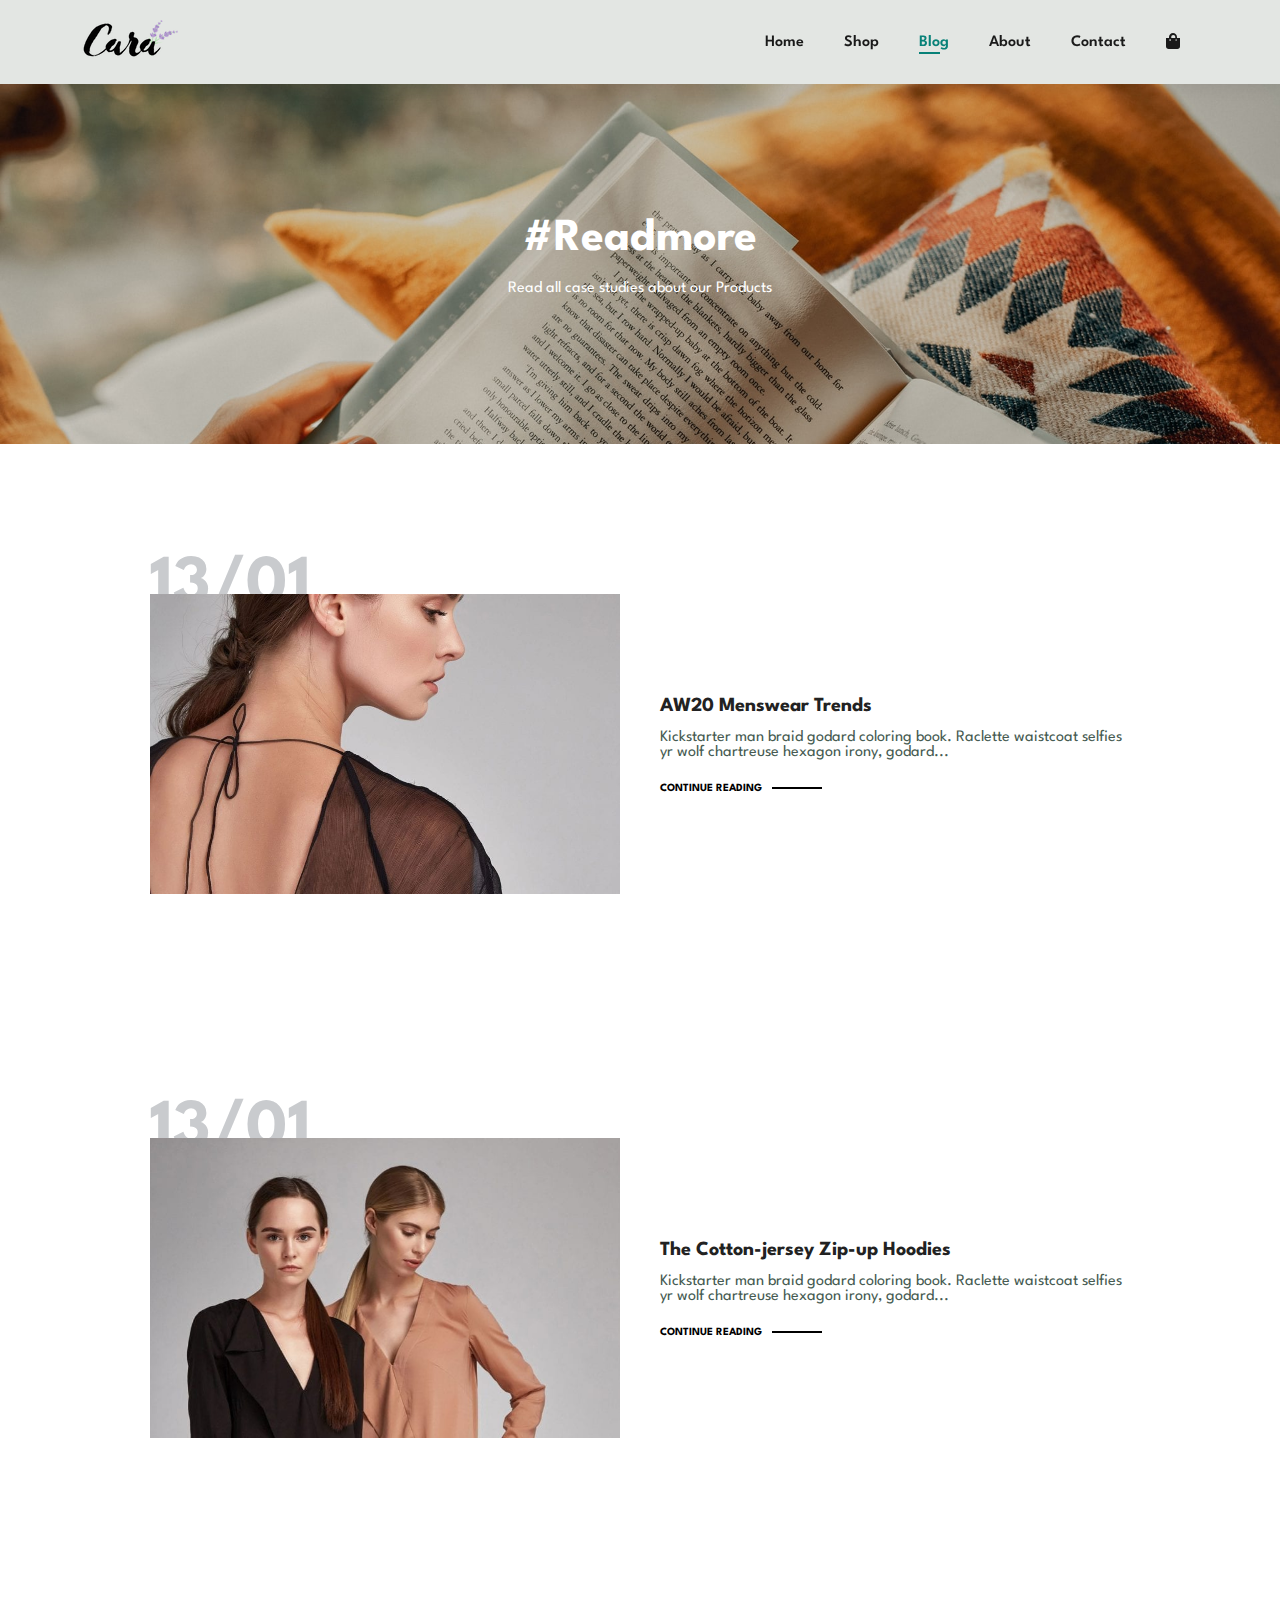
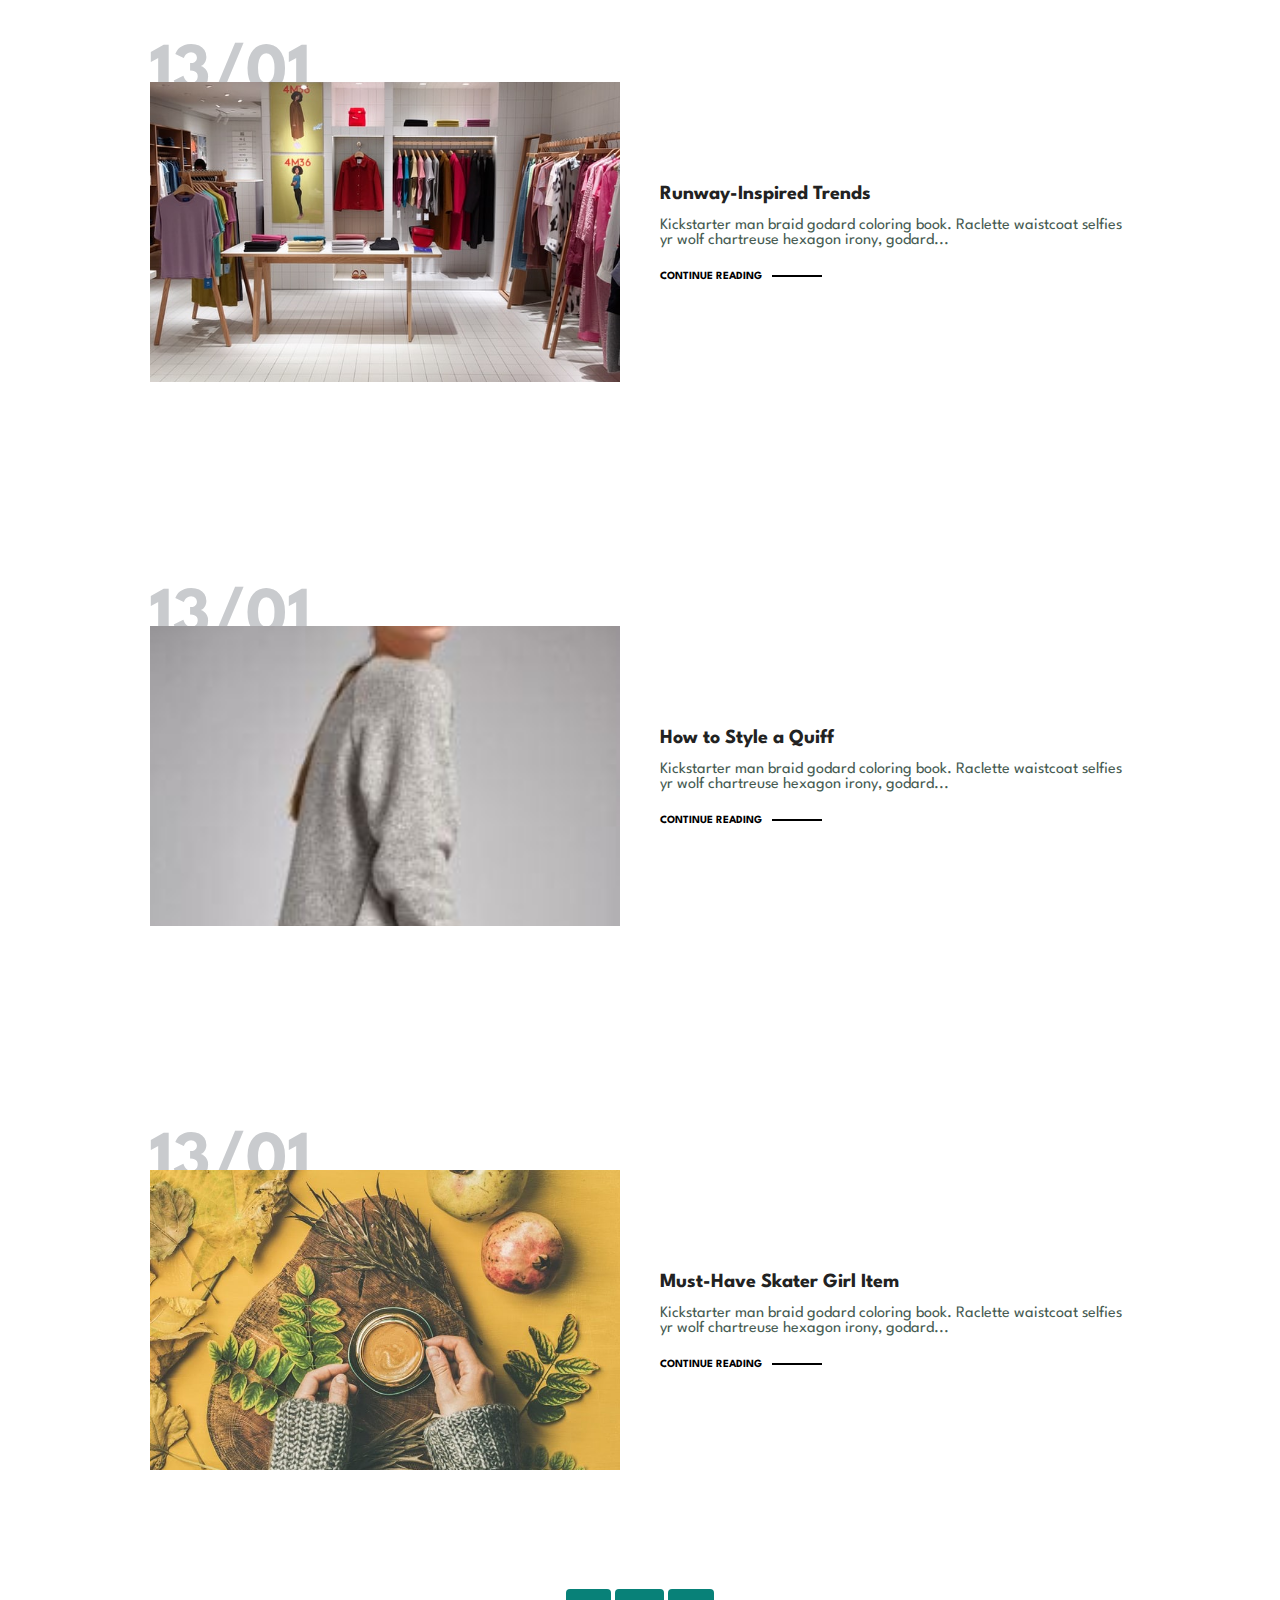
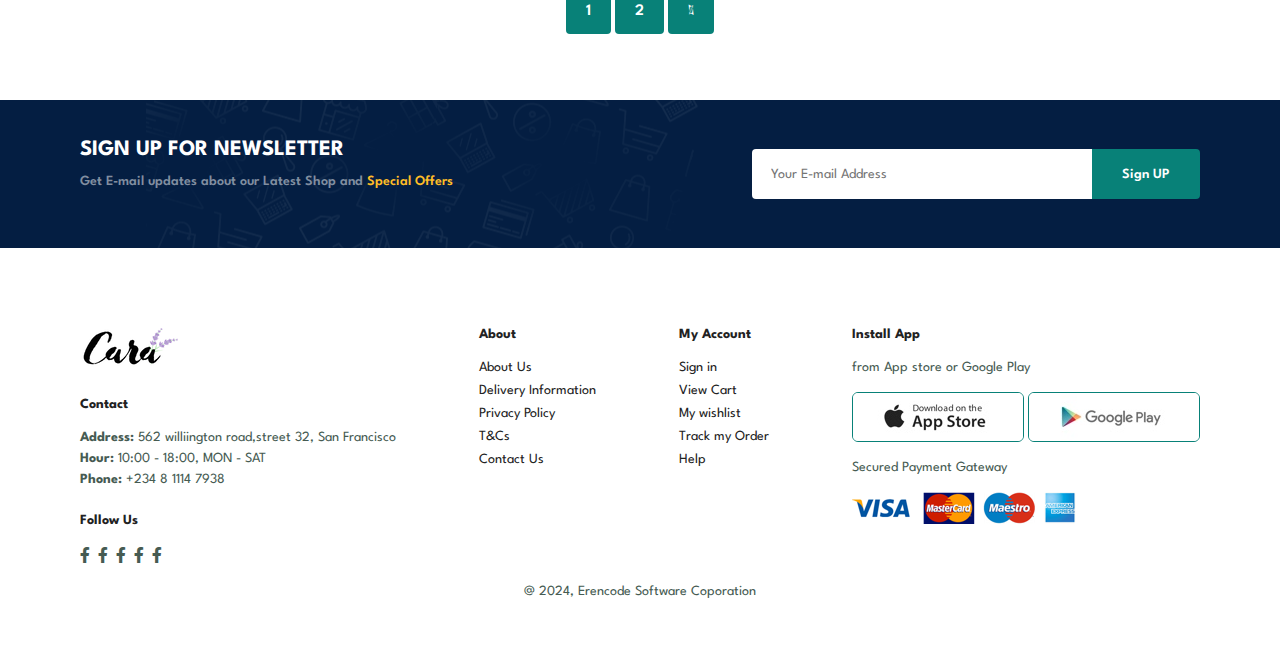
<file: blog.html>
<!DOCTYPE html>
<html lang="en">
<head>
    <meta charset="UTF-8">
    <meta name="viewport" content="width=device-width, initial-scale=1.0">
    <title>E-commerce website</title>
    <link rel="stylesheet"
     href="https://pro.fontawesome.com/releases/v5.10.0/css/all.css" />
    <link rel="stylesheet" href="style.css">
</head>
<body> 

<section id="header">
    <a href="#">
        <img src="img/logo.png" class="logo" alt="">
    </a>

    <div>
        <ul id="navbar"> 
            <li><a href="index.html">Home</a></li>
            <li><a  href="shop.html">Shop</a></li>
            <li><a  class="active" href="blog.html">Blog</a></li>
            <li><a href="about.html">About</a></li>
            <li><a href="contact.html">Contact</a></li>
            <li id="lg-bag"><a href="cart.html"><i class="fa fa-shopping-bag"
                  aria-hidden="true"></i>
                </a>
           </li>
           <a href="#" id="close"><i class="far fa-times"></i></a>
        </ul>
    </div>
    <div id="mobile">
        <a href="cart.html"><i class="fa fa-shopping-bag" aria-hidden="true"></i></a>
        <i id="bar" class="fas fa-outdent"></i>
    </div>
</section>

<section id="page-header" class="blog-header"> 
    <h2>#Readmore</h2>
    <p>Read all case studies about our Products</p>
</section>

<section id="blog">
   <div class="blog-box">
    <div class="blog-img">
        <img src="img/blog/b1.jpg" alt="">
    </div>
    <div class="blog-details">
        <h4>AW20 Menswear Trends</h4>
        <p>
            Kickstarter man braid godard coloring book. Raclette waistcoat
            selfies yr wolf chartreuse hexagon irony, godard...
        </p>
        <a href="#">CONTINUE READING</a>
    </div>
    <h1>13/01</h1>
   </div>
</section>
<section id="blog">
   <div class="blog-box">
    <div class="blog-img">
        <img src="img/blog/b2.jpg" alt="">
    </div>
    <div class="blog-details">
        <h4>The Cotton-jersey Zip-up Hoodies</h4>
        <p>
            Kickstarter man braid godard coloring book. Raclette waistcoat
            selfies yr wolf chartreuse hexagon irony, godard...
        </p>
        <a href="#">CONTINUE READING</a>
    </div>
    <h1>13/01</h1>
   </div>
</section>
<section id="blog">
   <div class="blog-box">
    <div class="blog-img">
        <img src="img/blog/b3.jpg" alt="">
    </div>
    <div class="blog-details">
        <h4>Runway-Inspired Trends</h4>
        <p>
            Kickstarter man braid godard coloring book. Raclette waistcoat
            selfies yr wolf chartreuse hexagon irony, godard...
        </p>
        <a href="#">CONTINUE READING</a>
    </div>
    <h1>13/01</h1>
   </div>
</section>
<section id="blog">
   <div class="blog-box">
    <div class="blog-img">
        <img src="img/blog/b5.jpg" alt="">
    </div>
    <div class="blog-details">
        <h4>How to Style a Quiff</h4>
        <p>
            Kickstarter man braid godard coloring book. Raclette waistcoat
            selfies yr wolf chartreuse hexagon irony, godard...
        </p>
        <a href="#">CONTINUE READING</a>
    </div>
    <h1>13/01</h1>
   </div>
</section>
<section id="blog">
   <div class="blog-box">
    <div class="blog-img">
        <img src="img/blog/b6.jpg" alt="">
    </div>
    <div class="blog-details">
        <h4>Must-Have Skater Girl Item</h4>
        <p>
            Kickstarter man braid godard coloring book. Raclette waistcoat
            selfies yr wolf chartreuse hexagon irony, godard...
        </p>
        <a href="#">CONTINUE READING</a>
    </div>
    <h1>13/01</h1>
   </div>
</section>

<section id="pagination" class="section-p1">
     <a href="#">1</a>
     <a href="#">2</a>
     <a href="#"><i class="fal fa-long-arrow-alt-right"></i></a>
</section>

<section id="newsletter" class="section-p1 section-m1">
    <div class="newtext">
        <h4>SIGN UP FOR NEWSLETTER</h4>
        <P>Get E-mail updates about our Latest Shop and 
        <span>
            Special Offers
        </span>  
        </P>
    </div>
    <div class="form">
        <input type="text" placeholder="Your E-mail Address">
        <button class="normal">Sign UP</button>
    </div>
</section>

<footer class="section-p1">
    <div class="col">
        <img src="img/logo.png" class="logo" alt="">
        <h4>Contact</h4>
        <p>
            <strong>
                Address:
            </strong>
               562 williington road,street 32, San Francisco
        </p>
        <p>
            <strong>
               Hour:
            </strong>
              10:00 - 18:00, MON - SAT
        </p>
        <p>
            <strong>
                Phone:
            </strong>
              +234 8 1114 7938
        </p>
        <div class="follow">
            <h4>Follow Us</h4>
            <div class="icon">
                <i class="fab fa-facebook-f"></i>
                <i class="fab fa-facebook-f"></i>
                <i class="fab fa-facebook-f"></i>
                <i class="fab fa-facebook-f"></i>
                <i class="fab fa-facebook-f"></i>
            </div>
        </div>
    </div>

    <div class="col">
        <h4>About</h4>
        <a href="#">About Us</a>
        <a href="#">Delivery Information</a>
        <a href="#">Privacy Policy</a>
        <a href="#">T&Cs</a>
        <a href="#">Contact Us</a>
    </div>

    <div class="col">
        <h4>My Account</h4>
        <a href="#">Sign in</a>
        <a href="#">View Cart</a>
        <a href="#">My wishlist</a>
        <a href="#">Track my Order</a>
        <a href="#">Help</a>
    </div>

    <div class="col install">
        <h4>Install App</h4>
        <p>from App store or Google Play</p>
        <div class="row">
            <img src="img/pay/app.jpg" alt="">
            <img src="img/pay/play.jpg" alt="">
        </div>
        <p>Secured Payment Gateway</p>
        <img src="img/pay/pay.png" alt="">
    </div>

    <div class="copyright">
        <p>@ 2024, Erencode Software Coporation </p>
    </div>
</footer>

    <script src="Script.js"></script>
</body>
</html>
</file>
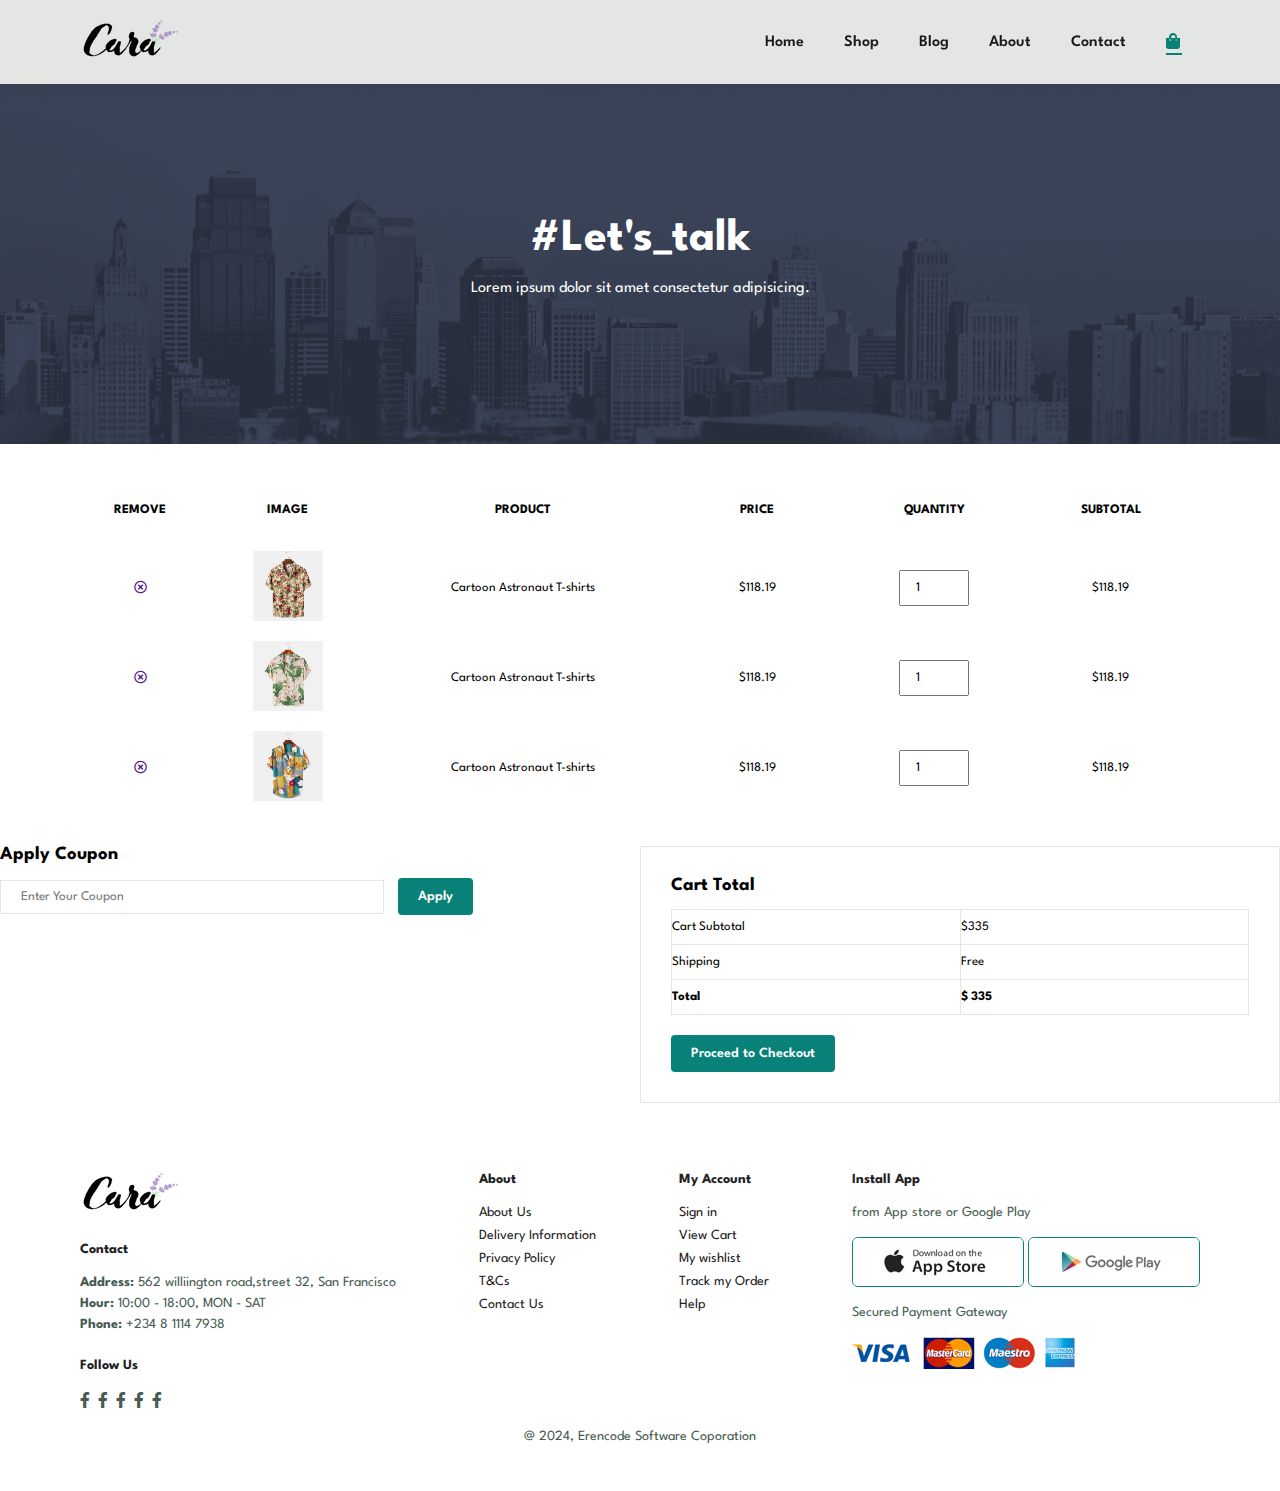
<file: cart.html>
<!DOCTYPE html>
<html lang="en">
<head>
    <meta charset="UTF-8">
    <meta name="viewport" content="width=device-width, initial-scale=1.0">
    <title>E-commerce website</title>
    <link rel="stylesheet"
     href="https://pro.fontawesome.com/releases/v5.10.0/css/all.css" />
    <link rel="stylesheet" href="style.css">
</head>
<body> 

<section id="header">
    <a href="#">
        <img src="img/logo.png" class="logo" alt="">
    </a>

    <div>
        <ul id="navbar"> 
            <li><a href="index.html">Home</a></li>
            <li><a href="shop.html">Shop</a></li>
            <li><a href="blog.html">Blog</a></li>
            <li><a href="about.html">About</a></li>
            <li><a  href="contact.html">Contact</a></li>
            <li id="lg-bag"><a href="cart.html"  class="active"><i class="fa fa-shopping-bag"
                  aria-hidden="true"></i>
                </a>
           </li>
           <a href="#" id="close"><i class="far fa-times"></i></a>
        </ul>
    </div>
    <div id="mobile">
        <a href="cart.html"><i class="fa fa-shopping-bag" aria-hidden="true"></i></a>
        <i id="bar" class="fas fa-outdent"></i>
    </div>
</section>

<section id="page-header" class="about-header"> 
    <h2>#Let's_talk</h2>
    <p>Lorem ipsum dolor sit amet consectetur adipisicing.</p>
</section>

<section id="cart" class="section-p1">
    <table width="100%">
        <thead>
            <tr>
                <td>REMOVE</td>
                <td>IMAGE</td>
                <td>PRODUCT</td>
                <td>PRICE</td>
                <td>QUANTITY</td>
                <td>SUBTOTAL</td>
            </tr>
        </thead>
        <tbody>
            <tr>
                <td>
                     <a href=""><i class="far fa-times-circle"></i></a>
                </td>
                <td>
                    <img src="img/products/f3.jpg" alt="">
                </td>
                <td>
                    Cartoon Astronaut T-shirts
                </td>
                <td>
                    $118.19
                </td>
                <td>
                    <input type="number" value="1">
                </td>
                <td>
                    $118.19
                </td>
            </tr>
            <tr>
                <td>
                     <a href=""><i class="far fa-times-circle"></i></a>
                </td>
                <td>
                    <img src="img/products/f2.jpg" alt="">
                </td>
                <td>
                    Cartoon Astronaut T-shirts
                </td>
                <td>
                    $118.19
                </td>
                <td>
                    <input type="number" value="1">
                </td>
                <td>
                    $118.19
                </td>
            </tr>
            <tr>
                <td>
                     <a href=""><i class="far fa-times-circle"></i></a>
                </td>
                <td>
                    <img src="img/products/f1.jpg" alt="">
                </td>
                <td>
                    Cartoon Astronaut T-shirts
                </td>
                <td>
                    $118.19
                </td>
                <td>
                    <input type="number" value="1">
                </td>
                <td>
                    $118.19
                </td>
            </tr>
        </tbody>
    </table>

</section>

<section id="cart-add">
    <div id="coupon">
        <h3>
            Apply Coupon
        </h3>
        <div>
            <input type="text" placeholder="Enter Your Coupon">
            <button class="normal">Apply</button>
        </div>
    </div>

    <div id="subtotal">
        <table>
            <h3>
                Cart Total
            </h3>
            <tr>
                <td>
                    Cart Subtotal
                </td>
                <td>$335</td>
            </tr>
            <tr>
                <td>
                    Shipping
                </td>
                <td>
                    Free
                </td>
            </tr>
            <tr>
                <td>
                    <strong>
                        Total
                    </strong>
                </td>
                <td>
                    <strong>
                        $ 335
                    </strong>
                </td>
            </tr>
        </table>
        <button class="normal">Proceed to Checkout</button>
    </div>
</section>

<footer class="section-p1">
    <div class="col">
        <img src="img/logo.png" class="logo" alt="">
        <h4>Contact</h4>
        <p>
            <strong>
                Address:
            </strong>
               562 williington road,street 32, San Francisco
        </p>
        <p>
            <strong>
               Hour:
            </strong>
              10:00 - 18:00, MON - SAT
        </p>
        <p>
            <strong>
                Phone:
            </strong>
              +234 8 1114 7938
        </p>
        <div class="follow">
            <h4>Follow Us</h4>
            <div class="icon">
                <i class="fab fa-facebook-f"></i>
                <i class="fab fa-facebook-f"></i>
                <i class="fab fa-facebook-f"></i>
                <i class="fab fa-facebook-f"></i>
                <i class="fab fa-facebook-f"></i>
            </div>
        </div>
    </div>

    <div class="col">
        <h4>About</h4>
        <a href="#">About Us</a>
        <a href="#">Delivery Information</a>
        <a href="#">Privacy Policy</a>
        <a href="#">T&Cs</a>
        <a href="#">Contact Us</a>
    </div>

    <div class="col">
        <h4>My Account</h4>
        <a href="#">Sign in</a>
        <a href="#">View Cart</a>
        <a href="#">My wishlist</a>
        <a href="#">Track my Order</a>
        <a href="#">Help</a>
    </div>

    <div class="col install">
        <h4>Install App</h4>
        <p>from App store or Google Play</p>
        <div class="row">
            <img src="img/pay/app.jpg" alt="">
            <img src="img/pay/play.jpg" alt="">
        </div>
        <p>Secured Payment Gateway</p>
        <img src="img/pay/pay.png" alt="">
    </div>

    <div class="copyright">
        <p>@ 2024, Erencode Software Coporation </p>
    </div>
</footer>


    <script src="Script.js"></script>
</body>
</html>
</file>
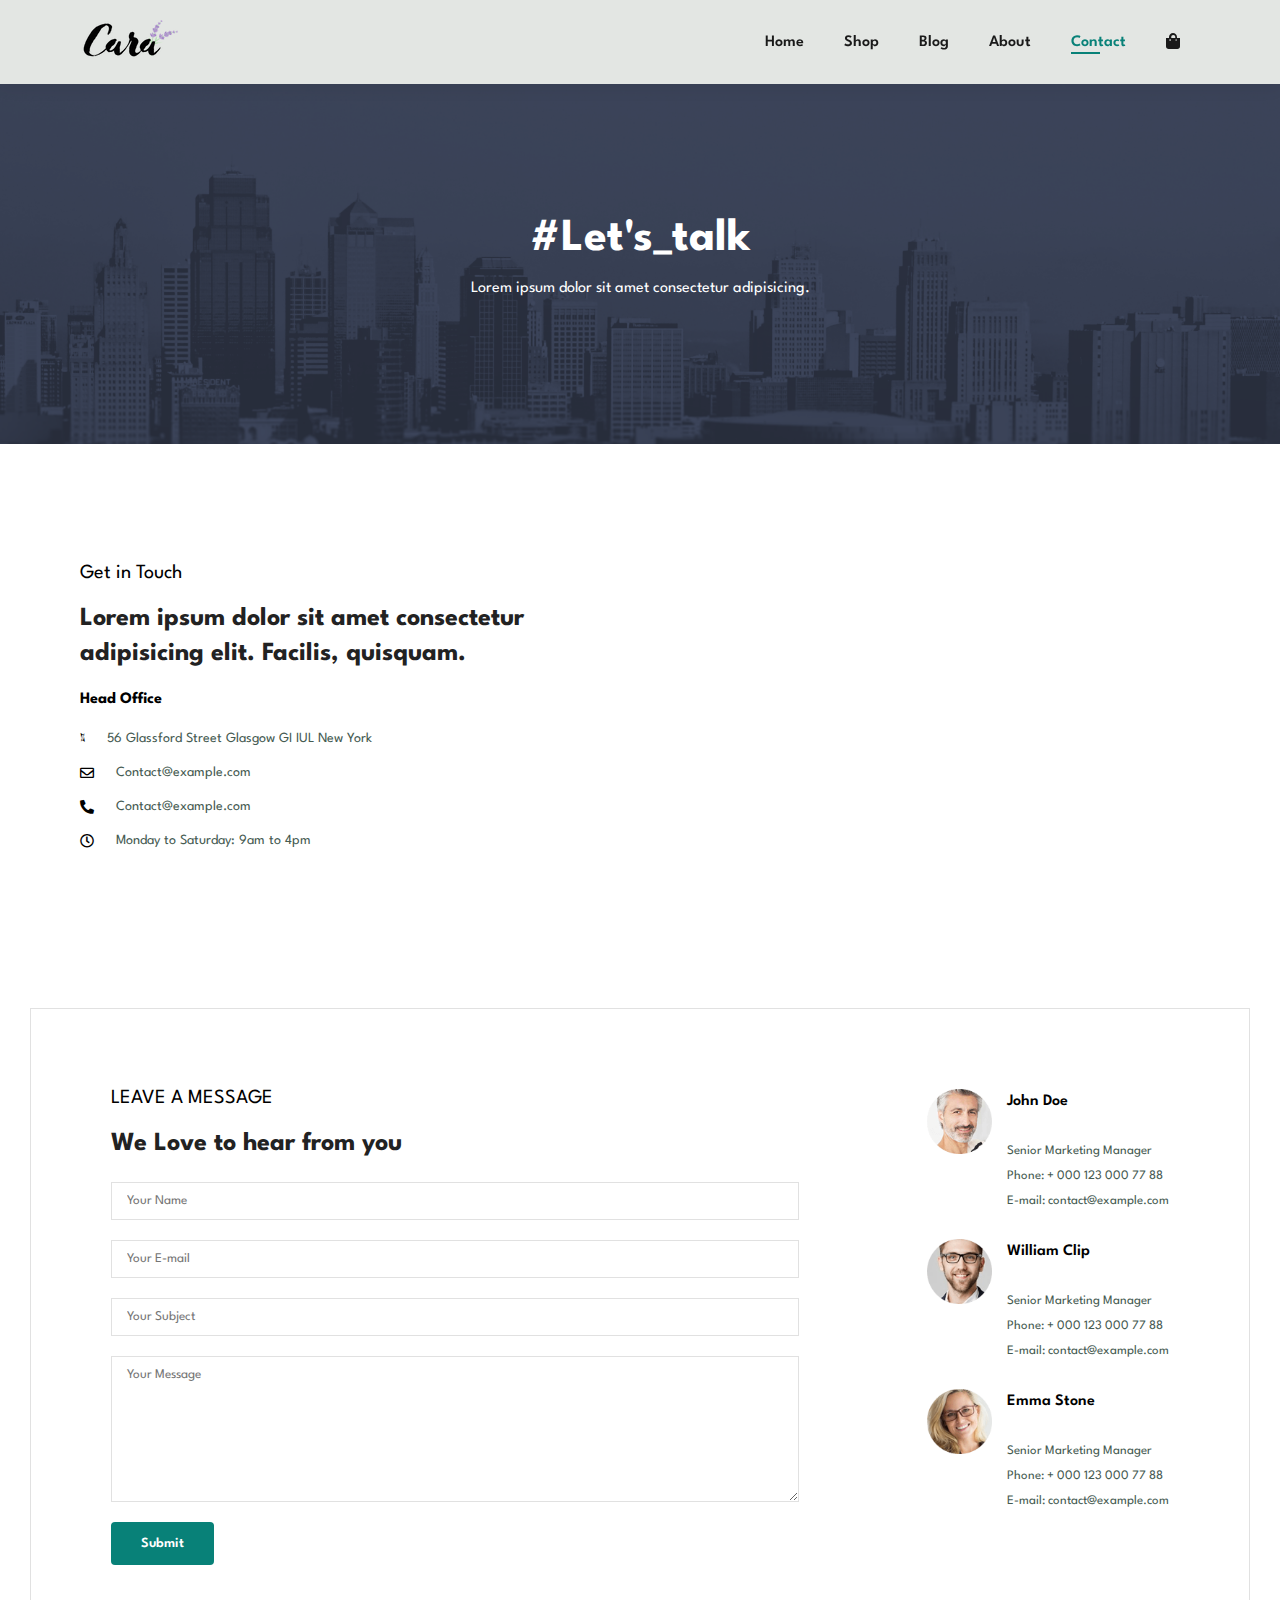
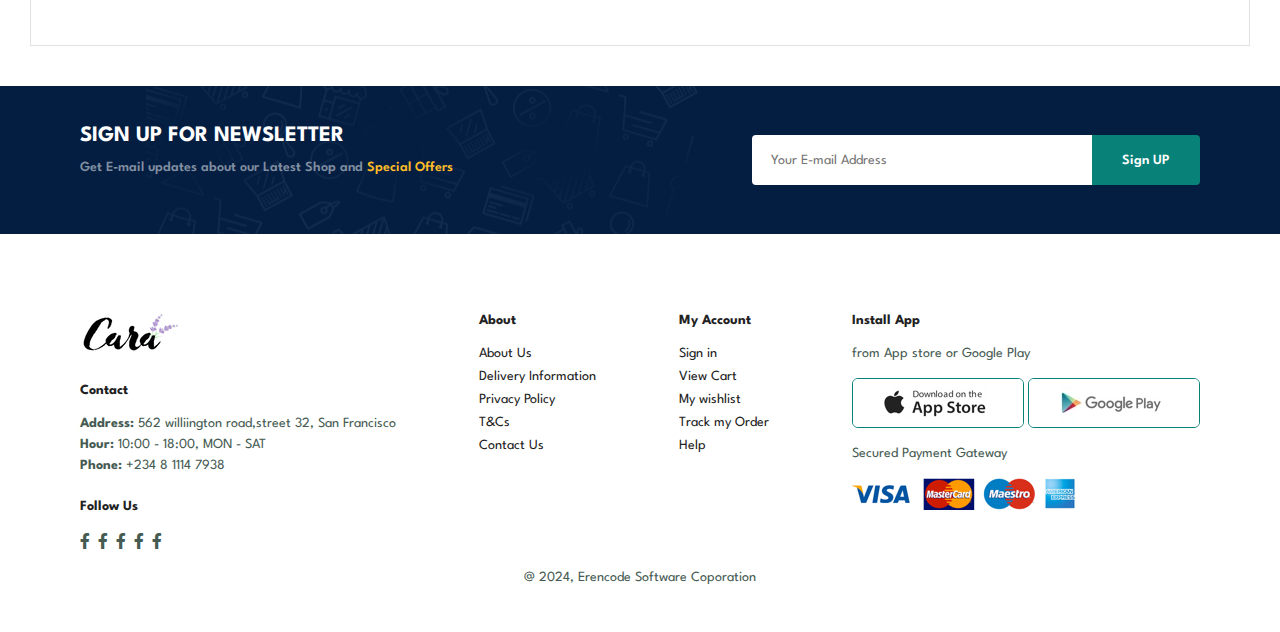
<file: contact.html>
<!DOCTYPE html>
<html lang="en">
<head>
    <meta charset="UTF-8">
    <meta name="viewport" content="width=device-width, initial-scale=1.0">
    <title>E-commerce website</title>
    <link rel="stylesheet"
     href="https://pro.fontawesome.com/releases/v5.10.0/css/all.css" />
    <link rel="stylesheet" href="style.css">
</head>
<body> 

<section id="header">
    <a href="#">
        <img src="img/logo.png" class="logo" alt="">
    </a>

    <div>
        <ul id="navbar"> 
            <li><a href="index.html">Home</a></li>
            <li><a href="shop.html">Shop</a></li>
            <li><a href="blog.html">Blog</a></li>
            <li><a href="about.html">About</a></li>
            <li><a  class="active" href="contact.html">Contact</a></li>
            <li id="lg-bag"><a href="cart.html"><i class="fa fa-shopping-bag"
                  aria-hidden="true"></i>
                </a>
           </li>
           <a href="#" id="close"><i class="far fa-times"></i></a>
        </ul>
    </div>
    <div id="mobile">
        <a href="cart.html"><i class="fa fa-shopping-bag" aria-hidden="true"></i></a>
        <i id="bar" class="fas fa-outdent"></i>
    </div>
</section>

<section id="page-header" class="about-header"> 
    <h2>#Let's_talk</h2>
    <p>Lorem ipsum dolor sit amet consectetur adipisicing.</p>
</section>

<section id="contact-details" class="section-p1">
    <div class="details">
        <span>Get in Touch</span>
        <h2>
            Lorem ipsum dolor sit amet consectetur 
            adipisicing elit. Facilis, quisquam.
        </h2>
        <h3>Head Office</h3>
        <div>
            <li>
                <i class="fal fa-map"></i>
                <p>56 Glassford Street Glasgow GI IUL New York</p>
            </li>
            <li>
                <i class="far fa-envelope"></i>
                <p>Contact@example.com</p>
            </li>
            <li>
                <i class="fas fa-phone-alt"></i>
                <p>Contact@example.com</p>
            </li>
            <li>
                <i class="far fa-clock"></i>
                <p>Monday to Saturday: 9am to 4pm</p>
            </li>
        </div>
    </div>

    <div class="map">
        <iframe src="https://www.google.com/maps/embed?pb=!1m18!1m12!1m3!1d2469.6294675807603!2d-1.2646179239877549!3d51.75809877187141!2m3!1f0!2f0!3f0!3m2!1i1024!2i768!4f13.1!3m3!1m2!1s0x4876c6a9ef8c485b%3A0xd2ff1883a001afed!2sUniversity%20of%20Oxford!5e0!3m2!1sen!2sng!4v1718449121608!5m2!1sen!2sng" width="600" height="450" style="border:0;" allowfullscreen="" 
        loading="lazy" referrerpolicy="no-referrer-when-downgrade"></iframe>
    </div>
</section>

<section id="form-details">
    <form action="">
        <span>LEAVE A MESSAGE</span>
        <h2>We Love to hear from you</h2>
        <input type="text" placeholder="Your Name">
        <input type="email" placeholder="Your E-mail">
        <input type="text" placeholder="Your Subject">
        <textarea name="" id="" cols="30" rows="10" placeholder="Your Message"></textarea>
        <button class="normal">Submit</button>
    </form>

    <div class="people">
        <div>
            <img src="img/people/1.png" alt="">
            <p>
                <span>
                    John Doe
                </span>
                <br>
                Senior Marketing Manager
                <br>
                Phone: + 000 123 000 77 88
                <br>
                E-mail: contact@example.com
            </p>
        </div>
        <div>
            <img src="img/people/2.png" alt="">
            <p>
                <span>
                    William Clip
                </span>
                <br>
                Senior Marketing Manager
                <br>
                Phone: + 000 123 000 77 88
                <br>
                E-mail: contact@example.com
            </p>
        </div>
        <div>
            <img src="img/people/3.png" alt="">
            <p>
                <span>
                   Emma Stone
                </span>
                <br>
                Senior Marketing Manager
                <br>
                Phone: + 000 123 000 77 88
                <br>
                E-mail: contact@example.com
            </p>
        </div>
    </div>
</section>

<section id="newsletter" class="section-p1 section-m1">
        <div class="newtext">
            <h4>SIGN UP FOR NEWSLETTER</h4>
            <P>Get E-mail updates about our Latest Shop and 
            <span>
                Special Offers
            </span>  
            </P>
        </div>
        <div class="form">
            <input type="text" placeholder="Your E-mail Address">
            <button class="normal">Sign UP</button>
        </div>
</section>


<footer class="section-p1">
    <div class="col">
        <img src="img/logo.png" class="logo" alt="">
        <h4>Contact</h4>
        <p>
            <strong>
                Address:
            </strong>
               562 williington road,street 32, San Francisco
        </p>
        <p>
            <strong>
               Hour:
            </strong>
              10:00 - 18:00, MON - SAT
        </p>
        <p>
            <strong>
                Phone:
            </strong>
              +234 8 1114 7938
        </p>
        <div class="follow">
            <h4>Follow Us</h4>
            <div class="icon">
                <i class="fab fa-facebook-f"></i>
                <i class="fab fa-facebook-f"></i>
                <i class="fab fa-facebook-f"></i>
                <i class="fab fa-facebook-f"></i>
                <i class="fab fa-facebook-f"></i>
            </div>
        </div>
    </div>

    <div class="col">
        <h4>About</h4>
        <a href="#">About Us</a>
        <a href="#">Delivery Information</a>
        <a href="#">Privacy Policy</a>
        <a href="#">T&Cs</a>
        <a href="#">Contact Us</a>
    </div>

    <div class="col">
        <h4>My Account</h4>
        <a href="#">Sign in</a>
        <a href="#">View Cart</a>
        <a href="#">My wishlist</a>
        <a href="#">Track my Order</a>
        <a href="#">Help</a>
    </div>

    <div class="col install">
        <h4>Install App</h4>
        <p>from App store or Google Play</p>
        <div class="row">
            <img src="img/pay/app.jpg" alt="">
            <img src="img/pay/play.jpg" alt="">
        </div>
        <p>Secured Payment Gateway</p>
        <img src="img/pay/pay.png" alt="">
    </div>

    <div class="copyright">
        <p>@ 2024, Erencode Software Coporation </p>
    </div>
</footer>


    <script src="Script.js"></script>
</body>
</html>
</file>
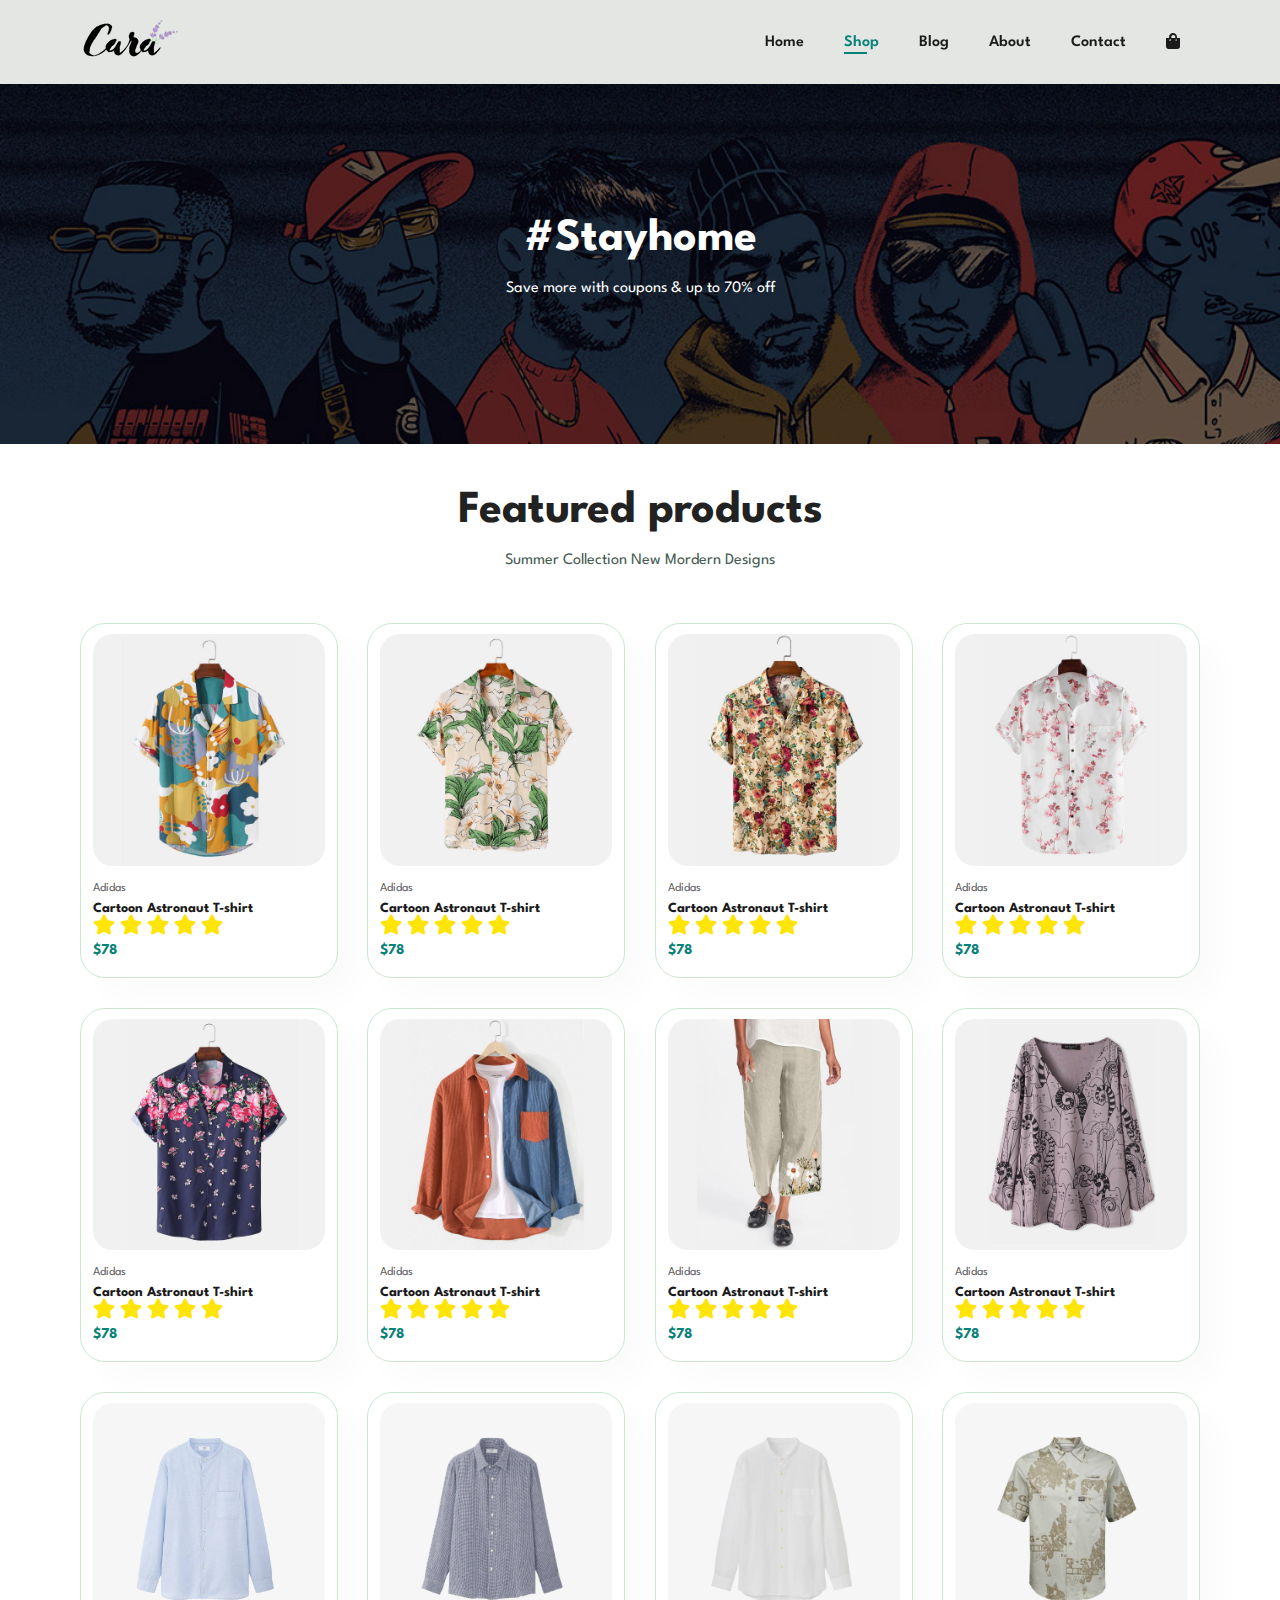
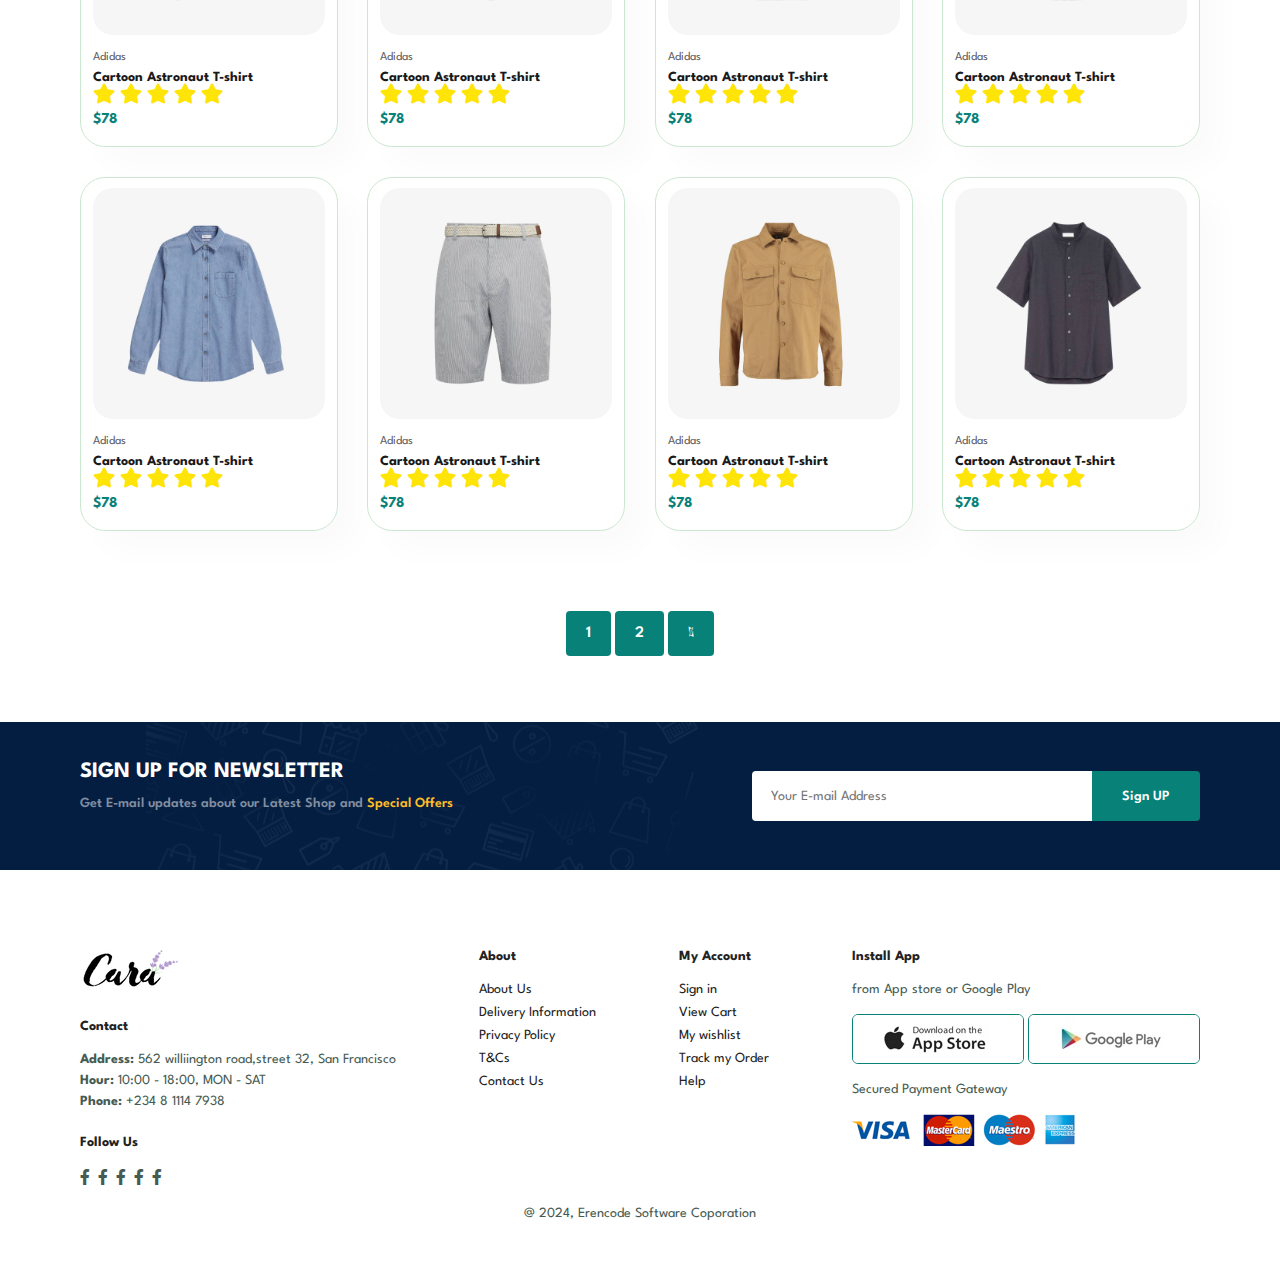
<file: shop.html>
<!DOCTYPE html>
<html lang="en">
<head>
    <meta charset="UTF-8">
    <meta name="viewport" content="width=device-width, initial-scale=1.0">
    <title>E-commerce website</title>
    <link rel="stylesheet"
     href="https://pro.fontawesome.com/releases/v5.10.0/css/all.css" />
    <link rel="stylesheet" href="style.css">
</head>
<body> 

<section id="header">
    <a href="#">
        <img src="img/logo.png" class="logo" alt="">
    </a>

    <div>
        <ul id="navbar"> 
            <li><a href="index.html">Home</a></li>
            <li><a  class="active" href="shop.html">Shop</a></li>
            <li><a href="blog.html">Blog</a></li>
            <li><a href="about.html">About</a></li>
            <li><a href="contact.html">Contact</a></li>
            <li id="lg-bag"><a href="cart.html"><i class="fa fa-shopping-bag"
                  aria-hidden="true"></i>
                </a>
           </li>
           <a href="#" id="close"><i class="far fa-times"></i></a>
        </ul>
    </div>
    <div id="mobile">
        <a href="cart.html"><i class="fa fa-shopping-bag" aria-hidden="true"></i></a>
        <i id="bar" class="fas fa-outdent"></i>
    </div>
</section>

<section id="page-header"> 
    <h2>#Stayhome</h2>
    <p>Save more with coupons & up to 70% off</p>
</section>

<section id="product1" class="section-p1"> 
    <h2>Featured products</h2>
    <p>Summer Collection New Mordern Designs</p>
    <div class="pro-container">
        <div class="pro" onclick="window.location.href='sproduct.html'">
            <img src="img/products/f1.jpg" alt="">
            <div class="des">
                <span>Adidas</span>
                <h5>Cartoon Astronaut T-shirt</h5>
                <div class="star">
                    <i class="fas fa-star"></i>
                    <i class="fas fa-star"></i>
                    <i class="fas fa-star"></i>
                    <i class="fas fa-star"></i>
                    <i class="fas fa-star"></i>
                </div>
                <h4>$78</h4>
            </div>
            <a href="#"><i class="fas fa-shopping-cart cart"></i></a>

        </div>
        <div class="pro">
            <img src="img/products/f2.jpg" alt="">
            <div class="des">
                <span>Adidas</span>
                <h5>Cartoon Astronaut T-shirt</h5>
                <div class="star">
                    <i class="fas fa-star"></i>
                    <i class="fas fa-star"></i>
                    <i class="fas fa-star"></i>
                    <i class="fas fa-star"></i>
                    <i class="fas fa-star"></i>
                </div>
                <h4>$78</h4>
            </div>
            <a href="#"><i class="fas fa-shopping-cart cart"></i></a>

        </div>
        <div class="pro">
            <img src="img/products/f3.jpg" alt="">
            <div class="des">
                <span>Adidas</span>
                <h5>Cartoon Astronaut T-shirt</h5>
                <div class="star">
                    <i class="fas fa-star"></i>
                    <i class="fas fa-star"></i>
                    <i class="fas fa-star"></i>
                    <i class="fas fa-star"></i>
                    <i class="fas fa-star"></i>
                </div>
                <h4>$78</h4>
            </div>
            <a href="#"><i class="fas fa-shopping-cart cart"></i></a>

        </div>
        <div class="pro">
            <img src="img/products/f4.jpg" alt="">
            <div class="des">
                <span>Adidas</span>
                <h5>Cartoon Astronaut T-shirt</h5>
                <div class="star">
                    <i class="fas fa-star"></i>
                    <i class="fas fa-star"></i>
                    <i class="fas fa-star"></i>
                    <i class="fas fa-star"></i>
                    <i class="fas fa-star"></i>
                </div>
                <h4>$78</h4>
            </div>
            <a href="#"><i class=" fas fa-shopping-cart cart"></i></a>

        </div>
        <div class="pro">
            <img src="img/products/f5.jpg" alt="">
            <div class="des">
                <span>Adidas</span>
                <h5>Cartoon Astronaut T-shirt</h5>
                <div class="star">
                    <i class="fas fa-star"></i>
                    <i class="fas fa-star"></i>
                    <i class="fas fa-star"></i>
                    <i class="fas fa-star"></i>
                    <i class="fas fa-star"></i>
                </div>
                <h4>$78</h4>
            </div>
            <a href="#"><i class="fas fa-shopping-cart cart"></i></a>

        </div>
        <div class="pro">
            <img src="img/products/f6.jpg" alt="">
            <div class="des">
                <span>Adidas</span>
                <h5>Cartoon Astronaut T-shirt</h5>
                <div class="star">
                    <i class="fas fa-star"></i>
                    <i class="fas fa-star"></i>
                    <i class="fas fa-star"></i>
                    <i class="fas fa-star"></i>
                    <i class="fas fa-star"></i>
                </div>
                <h4>$78</h4>
            </div>
            <a href="#"><i class="fas fa-shopping-cart cart"></i></a>

        </div>
        <div class="pro">
            <img src="img/products/f7.jpg" alt="">
            <div class="des">
                <span>Adidas</span>
                <h5>Cartoon Astronaut T-shirt</h5>
                <div class="star">
                    <i class="fas fa-star"></i>
                    <i class="fas fa-star"></i>
                    <i class="fas fa-star"></i>
                    <i class="fas fa-star"></i>
                    <i class="fas fa-star"></i>
                </div>
                <h4>$78</h4>
            </div>
            <a href="#"><i class="fas fa-shopping-cart cart"></i></a>

        </div>
        <div class="pro">
            <img src="img/products/f8.jpg" alt="">
            <div class="des">
                <span>Adidas</span>
                <h5>Cartoon Astronaut T-shirt</h5>
                <div class="star">
                    <i class="fas fa-star"></i>
                    <i class="fas fa-star"></i>
                    <i class="fas fa-star"></i>
                    <i class="fas fa-star"></i>
                    <i class="fas fa-star"></i>
                </div>
                <h4>$78</h4>
            </div>
            <a href="#"><i class="fas fa-shopping-cart cart"></i></a>

        </div>
   
        <div class="pro">
            <img src="img/products/n1.jpg" alt="">
            <div class="des">
                <span>Adidas</span>
                <h5>Cartoon Astronaut T-shirt</h5>
                <div class="star">
                    <i class="fas fa-star"></i>
                    <i class="fas fa-star"></i>
                    <i class="fas fa-star"></i>
                    <i class="fas fa-star"></i>
                    <i class="fas fa-star"></i>
                </div>
                <h4>$78</h4>
            </div>
            <a href="#"><i class="fas fa-shopping-cart cart"></i></a>

        </div>
        <div class="pro">
            <img src="img/products/n2.jpg" alt="">
            <div class="des">
                <span>Adidas</span>
                <h5>Cartoon Astronaut T-shirt</h5>
                <div class="star">
                    <i class="fas fa-star"></i>
                    <i class="fas fa-star"></i>
                    <i class="fas fa-star"></i>
                    <i class="fas fa-star"></i>
                    <i class="fas fa-star"></i>
                </div>
                <h4>$78</h4>
            </div>
            <a href="#"><i class="fas fa-shopping-cart cart"></i></a>

        </div>
        <div class="pro">
            <img src="img/products/n3.jpg" alt="">
            <div class="des">
                <span>Adidas</span>
                <h5>Cartoon Astronaut T-shirt</h5>
                <div class="star">
                    <i class="fas fa-star"></i>
                    <i class="fas fa-star"></i>
                    <i class="fas fa-star"></i>
                    <i class="fas fa-star"></i>
                    <i class="fas fa-star"></i>
                </div>
                <h4>$78</h4>
            </div>
            <a href="#"><i class="fas fa-shopping-cart cart"></i></a>

        </div>
        <div class="pro">
            <img src="img/products/n4.jpg" alt="">
            <div class="des">
                <span>Adidas</span>
                <h5>Cartoon Astronaut T-shirt</h5>
                <div class="star">
                    <i class="fas fa-star"></i>
                    <i class="fas fa-star"></i>
                    <i class="fas fa-star"></i>
                    <i class="fas fa-star"></i>
                    <i class="fas fa-star"></i>
                </div>
                <h4>$78</h4>
            </div>
            <a href="#"><i class="fas fa-shopping-cart cart"></i></a>

        </div>
        <div class="pro">
            <img src="img/products/n5.jpg" alt="">
            <div class="des">
                <span>Adidas</span>
                <h5>Cartoon Astronaut T-shirt</h5>
                <div class="star">
                    <i class="fas fa-star"></i>
                    <i class="fas fa-star"></i>
                    <i class="fas fa-star"></i>
                    <i class="fas fa-star"></i>
                    <i class="fas fa-star"></i>
                </div>
                <h4>$78</h4>
            </div>
            <a href="#"><i class="fas fa-shopping-cart cart"></i></a>

        </div>
        <div class="pro">
            <img src="img/products/n6.jpg" alt="">
            <div class="des">
                <span>Adidas</span>
                <h5>Cartoon Astronaut T-shirt</h5>
                <div class="star">
                    <i class="fas fa-star"></i>
                    <i class="fas fa-star"></i>
                    <i class="fas fa-star"></i>
                    <i class="fas fa-star"></i>
                    <i class="fas fa-star"></i>
                </div>
                <h4>$78</h4>
            </div>
            <a href="#"><i class="fas fa-shopping-cart cart"></i></a>

        </div>
        <div class="pro">
            <img src="img/products/n7.jpg" alt="">
            <div class="des">
                <span>Adidas</span>
                <h5>Cartoon Astronaut T-shirt</h5>
                <div class="star">
                    <i class="fas fa-star"></i>
                    <i class="fas fa-star"></i>
                    <i class="fas fa-star"></i>
                    <i class="fas fa-star"></i>
                    <i class="fas fa-star"></i>
                </div>
                <h4>$78</h4>
            </div>
            <a href="#"><i class="fas fa-shopping-cart cart"></i></a>

        </div>
        <div class="pro">
            <img src="img/products/n8.jpg" alt="">
            <div class="des">
                <span>Adidas</span>
                <h5>Cartoon Astronaut T-shirt</h5>
                <div class="star">
                    <i class="fas fa-star"></i>
                    <i class="fas fa-star"></i>
                    <i class="fas fa-star"></i>
                    <i class="fas fa-star"></i>
                    <i class="fas fa-star"></i>
                </div>
                <h4>$78</h4>
            </div>
            <a href="#"><i class="fas fa-shopping-cart cart"></i></a>

        </div>
    </div>
</section>

<section id="pagination" class="section-p1">
     <a href="#">1</a>
     <a href="#">2</a>
     <a href="#"><i class="fal fa-long-arrow-alt-right"></i></a>
</section>

<section id="newsletter" class="section-p1 section-m1">
    <div class="newtext">
        <h4>SIGN UP FOR NEWSLETTER</h4>
        <P>Get E-mail updates about our Latest Shop and 
        <span>
            Special Offers
        </span>  
        </P>
    </div>
    <div class="form">
        <input type="text" placeholder="Your E-mail Address">
        <button class="normal">Sign UP</button>
    </div>
</section>

<footer class="section-p1">
    <div class="col">
        <img src="img/logo.png" class="logo" alt="">
        <h4>Contact</h4>
        <p>
            <strong>
                Address:
            </strong>
               562 williington road,street 32, San Francisco
        </p>
        <p>
            <strong>
               Hour:
            </strong>
              10:00 - 18:00, MON - SAT
        </p>
        <p>
            <strong>
                Phone:
            </strong>
              +234 8 1114 7938
        </p>
        <div class="follow">
            <h4>Follow Us</h4>
            <div class="icon">
                <i class="fab fa-facebook-f"></i>
                <i class="fab fa-facebook-f"></i>
                <i class="fab fa-facebook-f"></i>
                <i class="fab fa-facebook-f"></i>
                <i class="fab fa-facebook-f"></i>
            </div>
        </div>
    </div>

    <div class="col">
        <h4>About</h4>
        <a href="#">About Us</a>
        <a href="#">Delivery Information</a>
        <a href="#">Privacy Policy</a>
        <a href="#">T&Cs</a>
        <a href="#">Contact Us</a>
    </div>

    <div class="col">
        <h4>My Account</h4>
        <a href="#">Sign in</a>
        <a href="#">View Cart</a>
        <a href="#">My wishlist</a>
        <a href="#">Track my Order</a>
        <a href="#">Help</a>
    </div>

    <div class="col install">
        <h4>Install App</h4>
        <p>from App store or Google Play</p>
        <div class="row">
            <img src="img/pay/app.jpg" alt="">
            <img src="img/pay/play.jpg" alt="">
        </div>
        <p>Secured Payment Gateway</p>
        <img src="img/pay/pay.png" alt="">
    </div>

    <div class="copyright">
        <p>@ 2024, Erencode Software Coporation </p>
    </div>
</footer>

    <script src="Script.js"></script>
</body>
</html>
</file>
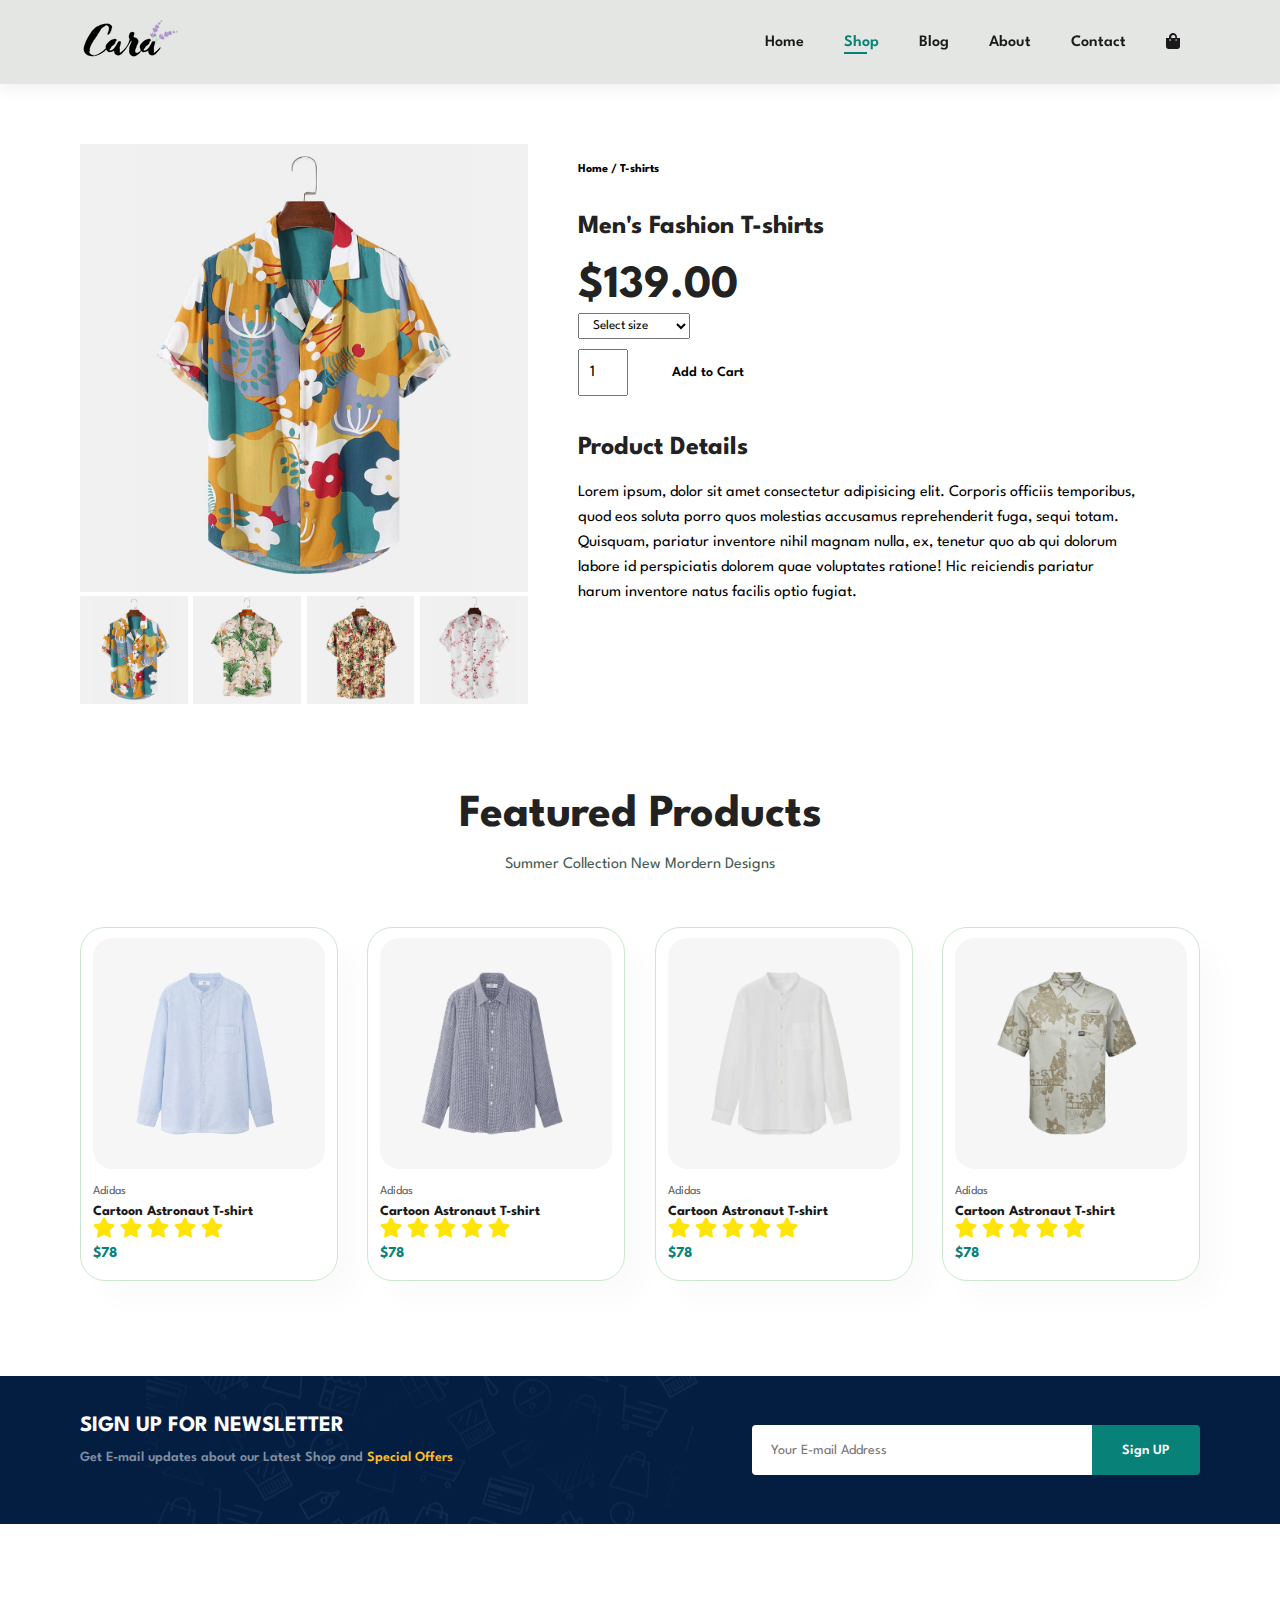
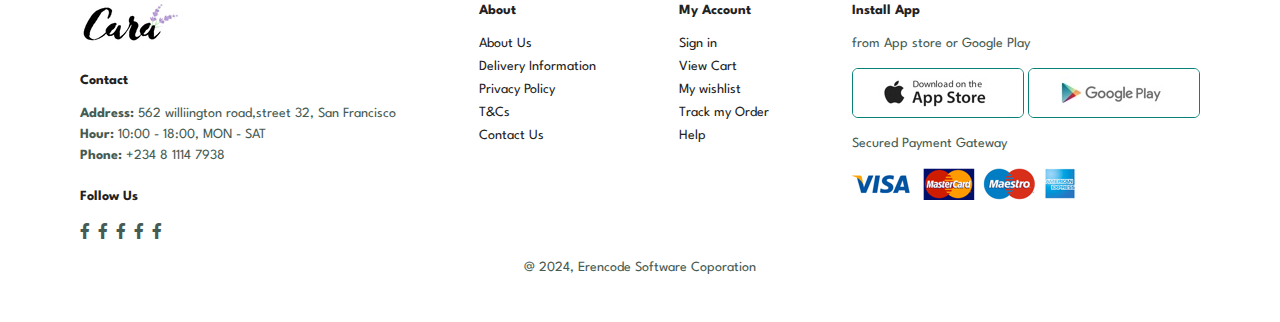
<file: sproduct.html>
<!DOCTYPE html>
<html lang="en">
<head>
    <meta charset="UTF-8">
    <meta name="viewport" content="width=device-width, initial-scale=1.0">
    <title>E-commerce website</title>
    <link rel="stylesheet"
     href="https://pro.fontawesome.com/releases/v5.10.0/css/all.css" />
    <link rel="stylesheet" href="style.css">
</head>
<body> 
<section id="header">
    <a href="#">
        <img src="img/logo.png" class="logo" alt="">
    </a>

    <div>
        <ul id="navbar"> 
            <li><a href="index.html">Home</a></li>
            <li><a  class="active" href="shop.html">Shop</a></li>
            <li><a href="blog.html">Blog</a></li>
            <li><a href="about.html">About</a></li>
            <li><a href="contact.html">Contact</a></li>
            <li id="lg-bag"><a href="cart.html"><i class="fa fa-shopping-bag"
                  aria-hidden="true"></i>
                </a>
           </li>
           <a href="#" id="close"><i class="far fa-times"></i></a>
        </ul>
    </div>
    <div id="mobile">
        <a href="cart.html"><i class="fa fa-shopping-bag" aria-hidden="true"></i></a>
        <i id="bar" class="fas fa-outdent"></i>
    </div>
</section>

<section id="prodetails" class="section-p1" >
  <div class="single-pro-image">
    <img src="img/products/f1.jpg" width="100%" id="Mainimg" alt="">

    <div class="small-img-group">
        <div class="small-img-col">
            <img src="img/products/f1.jpg" width="100%" class="small-img" alt="">
        </div>
        <div class="small-img-col">
            <img src="img/products/f2.jpg" width="100%" class="small-img" alt="">
        </div>
        <div class="small-img-col">
            <img src="img/products/f3.jpg" width="100%" class="small-img" alt="">
        </div>
        <div class="small-img-col">
            <img src="img/products/f4.jpg" width="100%" class="small-img" alt="">
        </div>
    </div>
  </div>

  <div class="single-pro-details"> 
    <h6>Home / T-shirts</h6>
    <h4>Men's Fashion T-shirts</h4>
    <h2>$139.00</h2>
    <select>
        <option>Select size</option>
        <option>XL</option>
        <option>XXL/option>
        <option>Small</option>
        <option>Large</option>
    </select>
    <input type="number" value="1">
    <button class="normal">Add to Cart</button>
    <h4>Product Details</h4>
    <span>Lorem ipsum, dolor sit amet consectetur adipisicing elit. Corporis officiis temporibus, quod eos soluta porro quos molestias accusamus reprehenderit fuga, sequi totam. Quisquam, pariatur inventore nihil magnam nulla, ex, tenetur quo ab qui dolorum labore id perspiciatis dolorem quae voluptates ratione! Hic reiciendis pariatur harum inventore natus facilis optio fugiat.</span>
  </div>
</section>

<section id="product1" class="section-p1"> 
    <h2>Featured Products</h2>
    <p>Summer Collection New Mordern Designs</p>
    <div class="pro-container">
        <div class="pro">
            <img src="img/products/n1.jpg" alt="">
            <div class="des">
                <span>Adidas</span>
                <h5>Cartoon Astronaut T-shirt</h5>
                <div class="star">
                    <i class="fas fa-star"></i>
                    <i class="fas fa-star"></i>
                    <i class="fas fa-star"></i>
                    <i class="fas fa-star"></i>
                    <i class="fas fa-star"></i>
                </div>
                <h4>$78</h4>
            </div>
            <a href="#"><i class="fas fa-shopping-cart cart"></i></a>

        </div>
        <div class="pro">
            <img src="img/products/n2.jpg" alt="">
            <div class="des">
                <span>Adidas</span>
                <h5>Cartoon Astronaut T-shirt</h5>
                <div class="star">
                    <i class="fas fa-star"></i>
                    <i class="fas fa-star"></i>
                    <i class="fas fa-star"></i>
                    <i class="fas fa-star"></i>
                    <i class="fas fa-star"></i>
                </div>
                <h4>$78</h4>
            </div>
            <a href="#"><i class="fas fa-shopping-cart cart"></i></a>

        </div>
        <div class="pro">
            <img src="img/products/n3.jpg" alt="">
            <div class="des">
                <span>Adidas</span>
                <h5>Cartoon Astronaut T-shirt</h5>
                <div class="star">
                    <i class="fas fa-star"></i>
                    <i class="fas fa-star"></i>
                    <i class="fas fa-star"></i>
                    <i class="fas fa-star"></i>
                    <i class="fas fa-star"></i>
                </div>
                <h4>$78</h4>
            </div>
            <a href="#"><i class="fas fa-shopping-cart cart"></i></a>

        </div>
        <div class="pro">
            <img src="img/products/n4.jpg" alt="">
            <div class="des">
                <span>Adidas</span>
                <h5>Cartoon Astronaut T-shirt</h5>
                <div class="star">
                    <i class="fas fa-star"></i>
                    <i class="fas fa-star"></i>
                    <i class="fas fa-star"></i>
                    <i class="fas fa-star"></i>
                    <i class="fas fa-star"></i>
                </div>
                <h4>$78</h4>
            </div>
            <a href="#"><i class="fas fa-shopping-cart cart"></i></a>

        </div>
    </div>
</section>

<section id="newsletter" class="section-p1 section-m1">
    <div class="newtext">
        <h4>SIGN UP FOR NEWSLETTER</h4>
        <P>Get E-mail updates about our Latest Shop and 
        <span>
            Special Offers
        </span>  
        </P>
    </div>
    <div class="form">
        <input type="text" placeholder="Your E-mail Address">
        <button class="normal">Sign UP</button>
    </div>
</section>

<footer class="section-p1">
    <div class="col">
        <img src="img/logo.png" class="logo" alt="">
        <h4>Contact</h4>
        <p>
            <strong>
                Address:
            </strong>
               562 williington road,street 32, San Francisco
        </p>
        <p>
            <strong>
               Hour:
            </strong>
              10:00 - 18:00, MON - SAT
        </p>
        <p>
            <strong>
                Phone:
            </strong>
              +234 8 1114 7938
        </p>
        <div class="follow">
            <h4>Follow Us</h4>
            <div class="icon">
                <i class="fab fa-facebook-f"></i>
                <i class="fab fa-facebook-f"></i>
                <i class="fab fa-facebook-f"></i>
                <i class="fab fa-facebook-f"></i>
                <i class="fab fa-facebook-f"></i>
            </div>
        </div>
    </div>

    <div class="col">
        <h4>About</h4>
        <a href="#">About Us</a>
        <a href="#">Delivery Information</a>
        <a href="#">Privacy Policy</a>
        <a href="#">T&Cs</a>
        <a href="#">Contact Us</a>
    </div>

    <div class="col">
        <h4>My Account</h4>
        <a href="#">Sign in</a>
        <a href="#">View Cart</a>
        <a href="#">My wishlist</a>
        <a href="#">Track my Order</a>
        <a href="#">Help</a>
    </div>

    <div class="col install">
        <h4>Install App</h4>
        <p>from App store or Google Play</p>
        <div class="row">
            <img src="img/pay/app.jpg" alt="">
            <img src="img/pay/play.jpg" alt="">
        </div>
        <p>Secured Payment Gateway</p>
        <img src="img/pay/pay.png" alt="">
    </div>

    <div class="copyright">
        <p>@ 2024, Erencode Software Coporation </p>
    </div>
</footer>

<script>
    var Mainimg = document.getElementById("Mainimg");
    var smallimg = document.getElementsByClassName("small-img");

    smallimg[0].onclick = function(){
        Mainimg.src = smallimg[0].src
    }
    smallimg[1].onclick = function(){
        Mainimg.src = smallimg[1].src
    }
    smallimg[2].onclick = function(){
        Mainimg.src = smallimg[2].src
    }
    smallimg[3].onclick = function(){
        Mainimg.src = smallimg[3].src
    }
</script>

    <script src="Script.js"></script>
</body>
</html>
</file>
<file: style.css>
@import url("https://fonts.googleapis.com/css2?family=Spartan:wght@100;200;300;400;500;600;700;800;900&display=swap");
* {
  margin: 0;
  padding: 0;
  box-sizing: border-box;
  font-family: "Spartan", sans-serif;
}

html {
  scroll-behavior: smooth;
}

/* Global Styles */

h1 {
  font-size: 50px;
  line-height: 64px;
  color: #222;
}

h2 {
  font-size: 46px;
  line-height: 54px;
  color: #222;
}

h4 {
  font-size: 20px;
  color: #222;
}

h6 {
  font-weight: 700;
  font-size: 12px;
}

p {
  font-size: 16px;
  color: #465b52;
  margin: 15px 0 20px 0;
}

.section-p1 {
  padding: 40px 80px;
}

.section-m1 {
  margin: 40px 0;
}

button.normal{
  font-size: 14px;
  font-weight: 600;
  padding: 15px 30px;
  color: #000;
  background-color: #fff;
  border-radius: 4px;
  cursor: pointer;
  border: none;
  outline: none;
  transition: .2s;
}

button.white{
  font-size: 13px;
  font-weight: 600;
  padding: 11px 18px;
  color: #fff;
  background-color: transparent;
  border-radius: 1px;
  cursor: pointer;
  border: 1px solid #fff;
  outline: none;
  transition: .2s;
}

body {
  width: 100%;
}



#header{
  display: flex;
  align-items: center;
  justify-content: space-between;
  padding: 20px 80px;
  background: #e3e6e3;
  box-shadow: 0 5px 15px rgba(0, 0, 0, 0.06);
  z-index: 999;
  position: sticky;
  top: 0;
  left: 0;
}

#navbar{
  display: flex;
  align-items: center;
  justify-content: center;
}

#navbar li{
  list-style: none;
  padding: 0 20px;
  position: relative;
}

#navbar li a{
text-decoration: none;
font-size: 16px;
font-weight: 600;
color: #1a1a1a;
transition: 0.3s ease;
}

#navbar li a:hover,
#navbar li a.active {
   color: #088178;
}

#navbar li a.active::after,
#navbar li a:hover::after {
  content: "";
  width: 30%;
  height: 2px;
  background: #088178;
  position: absolute;
  bottom: -4px;
  left: 20px;
}

#mobile{
  display: none;
  align-items: center;
}

#close{
  display: none;
}


#hero{
  background-image: url("img/hero4.png");
  height: 90vh;
  width: 100%;
  background-size: cover;
  background-position: top 25% right 0;
  padding: 0 80px;
  display: flex;
  flex-direction: column;
  align-items: flex-start;
  justify-content: center;
}

#hero h4{
  padding-bottom: 15px;
}

#hero h1{
  color: #088178;
}

#hero button{
  background-image: url(img/button.png);
  background-color: transparent;
  color: #088178;
  border: 0;
  padding: 14px 80px 14px 65px;
  background-repeat: no-repeat;
  cursor: pointer;
  font-weight: 600;
  font-style: 14px;
}

#feature{
  display: flex;
  align-items: center;
  justify-content: space-evenly;
  flex-wrap: wrap;
}

#feature .fe-box{
  width: 180px;
  text-align: center;
  padding: 25px 15px;
  box-shadow: 20px 20px 34px rgba(0, 0, 0, 0.03);
  border: 1px solid #cce7d0;
  border-radius: 4px;
  margin: 15px 0;
} 

#feature .fe-box:hover {
  box-shadow: 10px 10px 54px rgba(70, 62, 221, 0.1);

}

#feature .fe-box img{
  width: 100%;
  margin-bottom: 10px;
}
 
#feature .fe-box h6{
  display: inline-block;
  padding: 9px 8px 6px 8px;
  line-height: 1;
  border-radius: 4px;
  color: #088178;
  background: #fddde4;
}

#product1{
  text-align: center;
}

#product1 .pro-container{
  display: flex;
  justify-content: space-between;
  padding-top: 20px;
  flex-wrap: wrap;
}

#product1 .pro{
  width: 23%;
  min-width: 250px;
  padding: 10px 12px;
  border: 1px solid #cce7d0;
  border-radius: 25px;
  box-shadow: 20px 20px 30px rgba(0, 0, 0, 0.02);
  margin: 15px 0;
  transition: .2s ease-in-out;
  position: relative;
}

#product1 .pro:hover{
  box-shadow: 20px 20px 30px rgba(0, 0, 0, 0.08);
}

#product1 .pro img{
width: 100%;
border-radius: 20px;
}

#product1 .pro .des{
  text-align: start;
  padding: 10px 0;
}

#product1 .pro .des span{
  color: #606063;
  font-size: 12px;
}

#product1 .pro .des h5{
  padding-top: 7px;
  color: #1a1a1a;
  font-size: 14px;
}

#product1 .pro .des i{
  font-size: 20px;
  color: rgb(263, 228, 8);
}

#product1 .pro .des h4{
  padding-top: 7px;
  font-size: 15px;
  font-weight: 700;
  color: #088178;
}

#product1 .pro .cart{
  width: 40px;
  height: 40px;
  line-height: 40px;
  border-radius: 50%;
  font-weight: 500;
  color: #088178;
  border-color: 1px solid #cce7d0;
  position: absolute;
  bottom: 20px;
  right: 10px;
}

#banner{
  display: flex;
  flex-direction: column;
  justify-content: center;
  align-items: center;
  text-align: center;
  background-image: url("img/banner/b2.jpg");
  width: 100%;
  height: 40vh;
  background-size: cover;
  background-position: center;
}

#banner h4{
  color: #fff;
  font-size: 16px;
}

#banner h2{
  color: #fff;
  font-size: 30px;
  padding: 10px 0;
}

#banner h2 span{
  color: red;
}

#banner button:hover{
  background: #088178;
  color: #fff;
}


#sm-banner .banner-box{
  display: flex;
  flex-direction: column;
  justify-content: center;
  align-items: flex-start;
  padding: 30px;
  background-image: url("img/banner/b17.jpg");
  min-width: 560px;
  height: 60vh;
  background-size: cover;
  background-position: center;
}

#sm-banner{
  display: flex;
  justify-content: space-between;
  flex-wrap: wrap;
}

#sm-banner h4{
  color: #fff;
  font-size: 20px;
  font-weight: 300;
}

#sm-banner h2{
  color: #fff;
  font-size: 25px;
  font-weight: 800;
}

#sm-banner span{
  color: #fff;
  font-size: 14px;
  font-weight: 500;
  padding: 15px;
}

#sm-banner .banner-box:hover button{
   background: #088178;
   border: 1px solid #088178;
   border-radius: 4px;
}

#sm-banner .banner-box2{
  background-image: url("img/banner/b10.jpg");
}

#banner3 .banner-box{
  display: flex;
  flex-direction: column;
  justify-content: center;
  align-items: flex-start;
  padding: 20px;
  background-image: url("img/banner/b7.jpg");
  min-width: 30%;
  height: 30vh;
  background-size: cover;
  background-position: center;
  margin-bottom: 20px;
}

#banner3 .banner-box2{
  background-image: url("img/banner/b4.jpg");
}
#banner3 .banner-box3{
  background-image: url("img/banner/b18.jpg");
}

#banner3{
  display: flex;
  justify-content: space-between;
  flex-wrap: wrap;
  padding: 0 18px;
}

#banner3 h2{
  color: #fff;
  font-weight: 900;
  font-size: 22px;
}

#banner3 h3{
  color: #ec544e;
  font-weight: 800;
  font-size: 15px;
}

#newsletter{
  display: flex;
  justify-content: space-between;
  flex-wrap: wrap;
  align-items: center;
  background-image: url("img/banner/b14.png");
  background-repeat: no-repeat;
  background-position: 20% 30%;
  background-color: #041e42;
}

#newsletter h4{
  font-size: 22px;
  font-weight: 700;
  color: #fff;
}

#newsletter p{
  font-size: 14px;
  font-weight: 600;
  color: #818ea0;
}

#newsletter p span{
  color: #ffbd27;
}

#newsletter .form{
  display: flex;
  width: 40%;
}

#newsletter input{
  height: 3.125rem;
  padding: 0 1.25em;
  font-size: 14px;
  width: 100%;
  border: 1px solid transparent;
  border-radius: 4px;
  outline: none;
  border-top-right-radius: 0;
  border-bottom-right-radius: 0;
}

#newsletter button{
  background-color: #088178;
  color: #fff;
  white-space: nowrap;
  border-top-left-radius: 0;
  border-bottom-left-radius: 0;
}

footer{
  display: flex;
  flex-wrap: wrap;
  justify-content: space-between;
}

footer .col{
  display: flex;
  flex-direction: column;
  align-items: flex-start;
  margin-bottom: 20px;
}

footer .logo{
  margin-bottom: 30px;
}

footer h4{
  font-size: 14px;
  padding-bottom: 20px;
}

footer p{
  font-size: 14px;
  margin: 0 0 8px 0;
}

footer a{
  font-size: 14px;
  text-decoration: none;
  color: #222;
  margin-bottom: 10px;
}

footer .follow{
  margin-top: 20px;
}
footer .follow i{
 color: #465b52;
 padding-right: 4px;
 cursor: pointer;
}

footer .install .row img{
  border: 1px solid #088178;
  border-radius: 6px;
}

footer .install img{
  margin: 10px 0 15px 0;
}


footer .follow i:hover,
footer a:hover{
  color:#088178
}

footer .copyright{
  width: 100%;
  text-align: center;
}



/* shop css */
#page-header{
  background-image: url('img/banner/b1.jpg');
  width: 100%;
  height: 40vh;
  background-size: cover;
  display: flex;justify-content: center;
  text-align: center;
  flex-direction: column;
  padding: 14px;
}

#page-header h2,
#page-header p{
  color: #fff;
}

#pagination{
  text-align: center;
}

#pagination a{
  text-decoration: none;
  background-color: #088178;
  padding: 15px 20px;
  border-radius: 4px;
  color: #fff;
  font-weight: 600;
}

#pagination a i{
  font-size: 16px;
  font-weight: 600;
}


/* single product */
#prodetails{
  display: flex;
  margin-top: 20px;
}

#prodetails .single-pro-image{
  width: 40%;
  margin-right: 50px;
}

.small-img-group{
  display: flex;
  justify-content: space-between;
}

.small-img-col{
  flex-basis: 24%;
  cursor: pointer;
}

#prodetails .single-pro-details{
  width: 50%;
  padding-top: 20px;
}

#prodetails .single-pro-details h4{
  padding: 40px 0 20px 0;
}

#prodetails .single-pro-details h4{
  padding: 40px 0 20px 0;
  font-size: 26px;
}

#prodetails .single-pro-details select{
  display: block;
  padding: 5px 10px;
  margin-bottom: 10px;
}

#prodetails .single-pro-details select:focus{
  outline: none;
}

#prodetails .single-pro-details input{
  width: 50px;
  height: 47px;
  padding-left: 10px;
  font-size: 16px;
  margin-right: 10px;
}

#prodetails .single-pro-details input:focus{
  outline: none;
}

#prodetails.single-pro-details button{
  background-color: #088178;
  color: #fff;
}

#prodetails .single-pro-details span{
  line-height: 25px;
}


/* Blog Page */

#page-header.blog-header{
  background-image: url("img/banner/b19.jpg");
}

#blog{
  padding: 150px 150px 0 150px;
}

#blog .blog-box{
  display: flex;
  align-items: center;
  width: 100%;
  position: relative;
  padding-bottom: 90px;
}

#blog .blog-img{
  width: 50%;
  margin-right: 40px;
}

#blog img{
  width: 100%;
  height: 300px;
  object-fit: cover;
}

#blog .blog-details{
  width: 50%;
}

#blog .blog-details a{
 text-decoration: none;
 font-size: 11px;
 color: #000;
 font-weight: 700;
 position: relative;
 transition: .3s;
}

#blog .blog-details a::after{
  content: "";
  width: 50px;
  height: 2px;
  background-color: #000;
  position: absolute;
  top: 4px;
  right: -60px;
}

#blog .blog-details a:hover{
  color: #088178;
}

#blog .blog-details a:hover:after{
  background-color: #088178;
}

#blog .blog-box h1{
  position: absolute;
  top: -40px;
  left: 0;
  font-size: 70px;
  font-weight: 700;
  color: #c9cbce;
  z-index: -9;
}

/* About Page*/
#page-header.about-header{
  background-image: url("img/about/banner.png");
}

#about-header img{
  width: 50%;
  height: auto;
}

#about-header {
  display: flex;
  align-items: center;
}

#about-header div{
  padding-left: 40px;
}

#about-app{
  text-align: center;
}

#about-app .video{
  width: 70%;
  height: 100%;
  margin: 30px auto 0 auto;
}

#about-app .video video{
  width: 100%;
  height: 100%;
  border-radius: 20px;
}

/* Contact Us */
#contact-details{
  display: flex;
  align-items: center;
  justify-content: space-between;
}

#contact-details .details{
  width: 40%;
}

#contact-details .details span,
#form-details form span{
  font-size: 20px;
}
#contact-details .details h2,
#form-details form h2{
  font-size: 26px;
  line-height: 35px;
  padding: 20px 0;
}

#contact-details .details h3{
  font-size: 16px;
  padding-bottom: 15px;
}

#contact-details .details li{
  list-style: none;
  display: flex;
  padding: 10px 0;
}

#contact-details .details li i{
  font-size: 14px;
  padding-right: 22px;
}

#contact-details .details li p{
  margin: 0;
  font-size: 14px;
}

#contact-details .map{
  width: 55%;
  /* height: 100%; */
}

#contact-details .map iframe{
  width: 100%;
  /* height: 100%; */
}


#form-details{
  display: flex;
  justify-content: space-between;
  margin: 30px;
  padding: 80px;
  border: 1px solid #e1e1e1;
}

#form-details form{
  width: 65%;
  display: flex;
  flex-direction: column;
  align-items: flex-start;
}

#form-details form input,
#form-details form textarea{
  width: 100%;
  padding: 12px 15px;
  outline: none;
  margin-bottom: 20px;
  border: 1px solid #e1e1e1;
}

#form-details form button{
  background-color: #088178;
  color: #fff;
}

#form-details .people div{
  padding-bottom: 25px;
  display: flex;
  align-items: flex-start;
}

#form-details .people img{
  width: 65px;
  height: 65px;
  margin-right: 15px;
}

#form-details .people div p{
  margin: 0;
  font-size: 13px;
  line-height: 25px;
}

#form-details .people div p span{
  display: block;
  font-size: 16px;
  font-weight: 600;
  color: #000;
}

/* Cart Page */
#cart{
  overflow-x: auto;
}

#cart table{
  width: 100%;
  table-layout: fixed;
  white-space: normal;
}

#cart table img{
  width: 70px;
}

#cart table td:nth-child(1){
  width: 100px;
  text-align: center;
}
#cart table td:nth-child(2){
  width: 150px;
  text-align: center;
}
#cart table td:nth-child(3){
  width: 250px;
  text-align: center;
}
#cart table td:nth-child(4),
#cart table td:nth-child(5),
#cart table td:nth-child(6){
  width: 150px;
  text-align: center;
}

#cart table td:nth-child(5) input{
  width: 70px;
  padding: 10px 5px 10px 15px;
}

#cart table thead{
  border: 1px solid #e2e9e1;
  border-left: none;
  border-right: none;
}

#cart table thead td{
  font-weight: 700;
  text-transform: uppercase;
  font-size: 13px;
  padding: 18px 0;
}

#cart table tbody tr td{
  padding-top: 15px;
}

#cart table tbody td{
  font-size: 13px;
}

#cart-add{
  display: flex;
  flex-wrap: wrap;
  justify-content: space-between;
}

 #coupon{
  width: 50%;
  margin-bottom: 30px;
}

#coupon h3,
#subtotal h3{
  padding-bottom: 15px;
}
#coupon input{
  padding: 10px 20px;
  outline: none;
  width: 60%;
  margin-right: 10px;
  border: 1px solid #e2e9e1;
}

#coupon button,
#subtotal button{
  background-color: #088178;
  color: #fff;
  padding: 12px 20px;
}

#subtotal{
  width: 50%;
  margin-bottom: 30px;
  border: 1px solid #e2e9e1;
  padding: 30px;
}

#subtotal table{
  border-collapse: collapse;
  width: 100%;
  margin-bottom: 20px;
}

#subtotal table td{
  width: 50%;
  border: 1px solid #e2e9e1;
  font-size: 13px;
  height: 35px;
}

@media (max-width:799px) {
  .section-p1 {
    padding: 40px 40px;
}
  #navbar{
    display: flex;
    flex-direction: column;
    align-items: flex-start;
    justify-content: flex-start;
    position: fixed;
    top: 0;
    right: -300px;
    height: 100vh;
    width: 300px;
    background-color: #e3e6f3;
    box-shadow: 0 40px 60px rgb(0, 0, 0.1);
    padding: 80px 0 0 10px;
    transition: .3s;
  }
  #navbar.active{
    right: 0px;
  }
  #navbar li{
    margin-bottom: 25px;
  }
  #mobile{
    display: flex;
    align-items: center;
  }
  #mobile i{
    color: #1a1a1a;
    font-size: 24px;
    padding-left: 20px;
  }
  #close{
    display: initial;
    position: absolute;
    top: 30px;
    left: 30px;
    color: #222;
    font-size: 24px;
  }
  #lg-bag{
    display: none;
  }
  #hero {
    height: 70vh;
    padding: 0 80px;
    background-position: top 30% right 30%;
}
#feature {
  justify-content: center;
}
#feature .fe-box {
  margin: 15px 15px;
}
#product1 .pro-container {
  justify-content: center;
}
#product1 .pro {
  margin: 15px;
}
#banner {
  height: 20vh;
}
#sm-banner .banner-box {
  min-width: 100%;
  height: 30vh;
}
#banner3 {
  padding: 0 40px;
}
#banner3 .banner-box {
  width: 28%;
}
#newsletter .form {
  width: 70%;
}
/* Contact Page */
#form-details {
  padding: 40px;
}
#form-details form {
  width: 50%;
}
}

@media (max-width: 477px) {
  .section-p1 {
    padding: 20px;
}
  #header {
    padding: 10px 30px;
}
h1 {
  font-size: 38px;
}
h2 {
  font-size: 32px;
}
#hero {
  padding: 0 20px;
  background-position: 55%;
}
#feature {
  justify-content: space-evenly;
}
#feature .fe-box {
  width: 155px;
  margin: 0 0 15px 0;
}
#product1 .pro {
  width: 100%;
}
#banner {
  height: 40vh;
}
#sm-banner .banner-box {
  height: 40vh;
}
#sm-banner .banner-box2 {
  margin-top: 20px;
}
#banner3 {
  padding: 0 20px;
}
#banner3 .banner-box {
  width: 100%;
}
#newsletter .form {
  width: 100%;
}
#newsletter {
 padding: 40px 20px;
}
footer .copyright {
  text-align: start;
}
/* single product page*/
#prodetails {
  display: flex;
 flex-direction: column;
}
#prodetails .single-pro-image {
  width: 100%;
  margin-right: 0px;
}
#prodetails .single-pro-details {
  width: 100%;
}
/* Blog Page */
#blog {
  padding: 100px 20px 0 20px;
}
#blog .blog-box {
  flex-direction: column;
  align-items: flex-start;
  width: 100%;
}
#blog .blog-img {
  width: 100%;
  margin-right: 0;
  margin-bottom: 30px;
}
#blog .blog-details {
  width: 100%;
}
/*About Page*/
#about-header {
flex-direction: column;
}
#about-header img {
  width: 100%;
  margin-bottom: 20px;
}
#about-header div {
  padding-left: 0;
}
#about-app .video {
  width: 100%;
}
/* Contact Page */
#contact-details {
  flex-direction: column;
}
#contact-details .details {
  width: 100%;
  margin-bottom: 30px;
}
#contact-details .map{
  width: 100%;
}
#form-details {
  margin: 10px;
  padding: 30px 10px;
  flex-wrap: wrap;
}
#form-details form {
  width: 100%;
  padding-bottom: 30px;
}
/* Cart page */
#cart-add {
  flex-direction: column;
}
#coupon {
  width: 100%;
}
#subtotal {
  width: 100%;
  padding: 20px;
}
}
</file>
